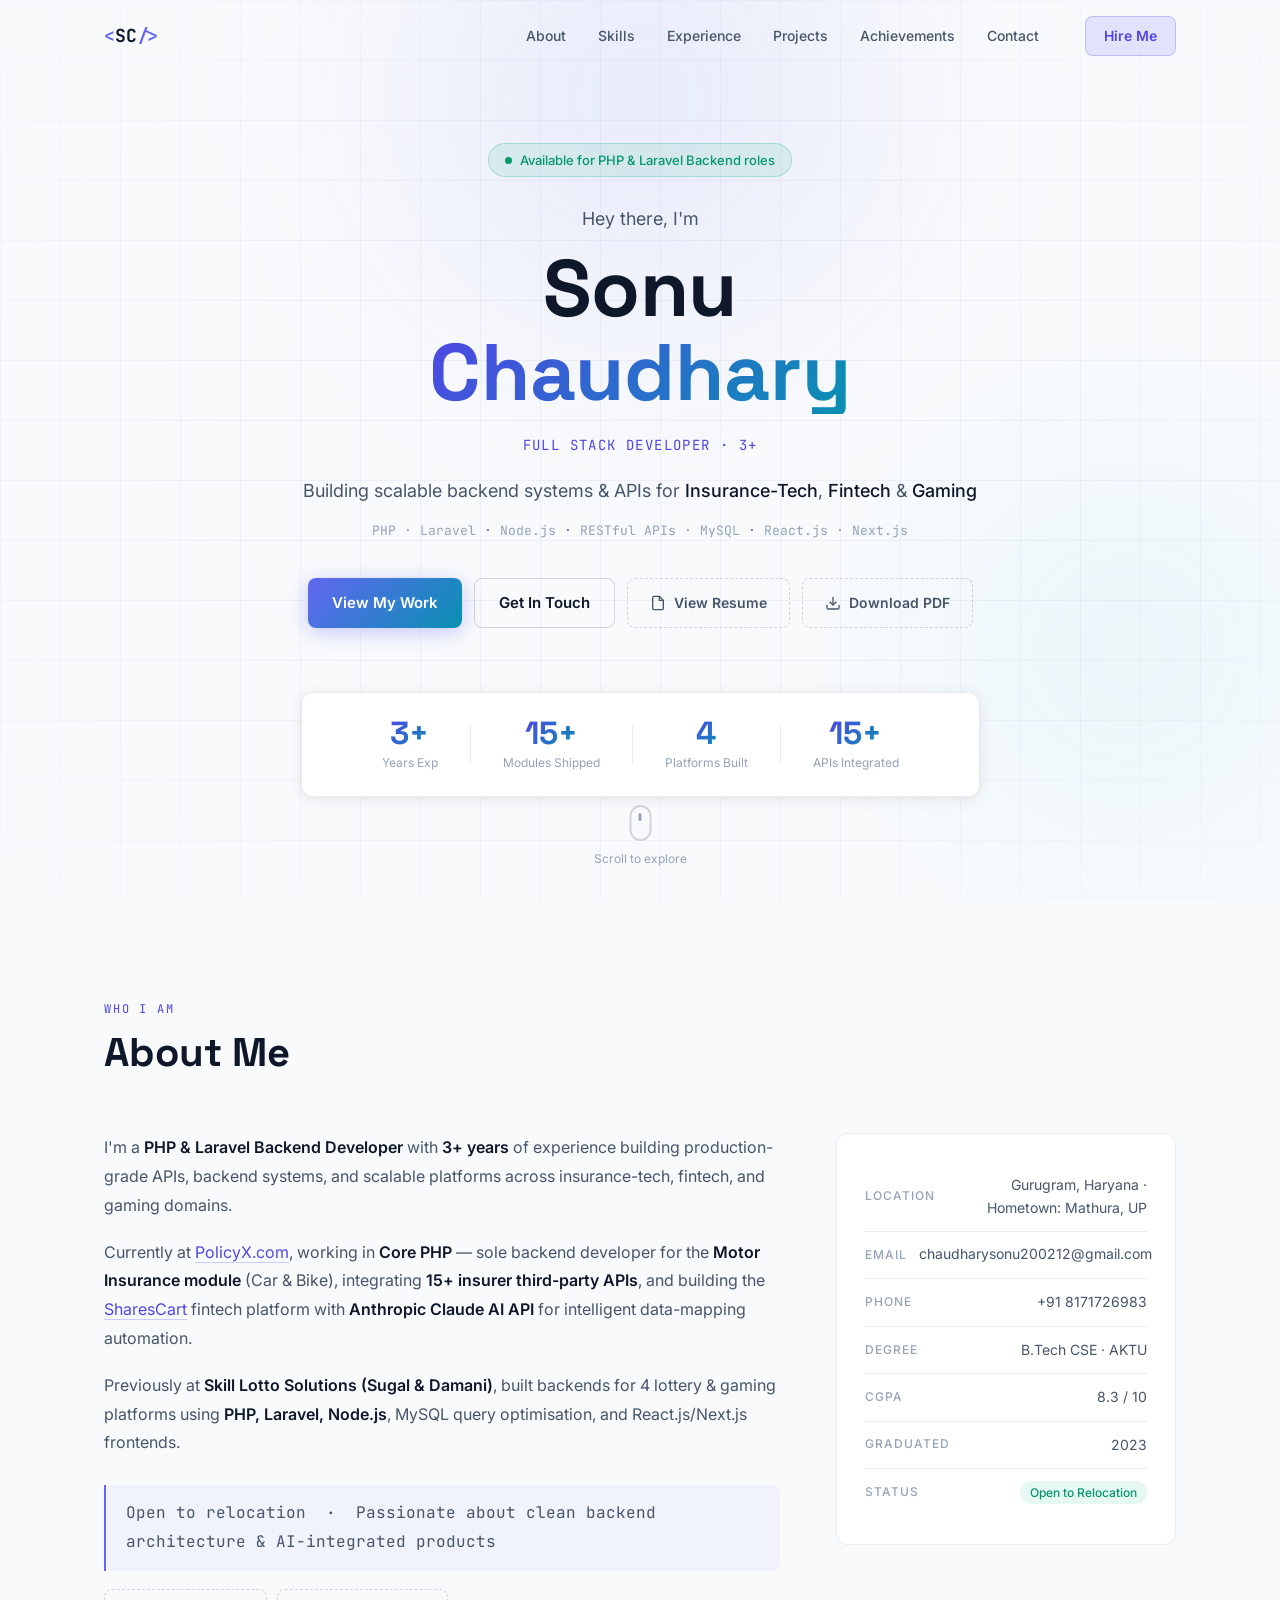
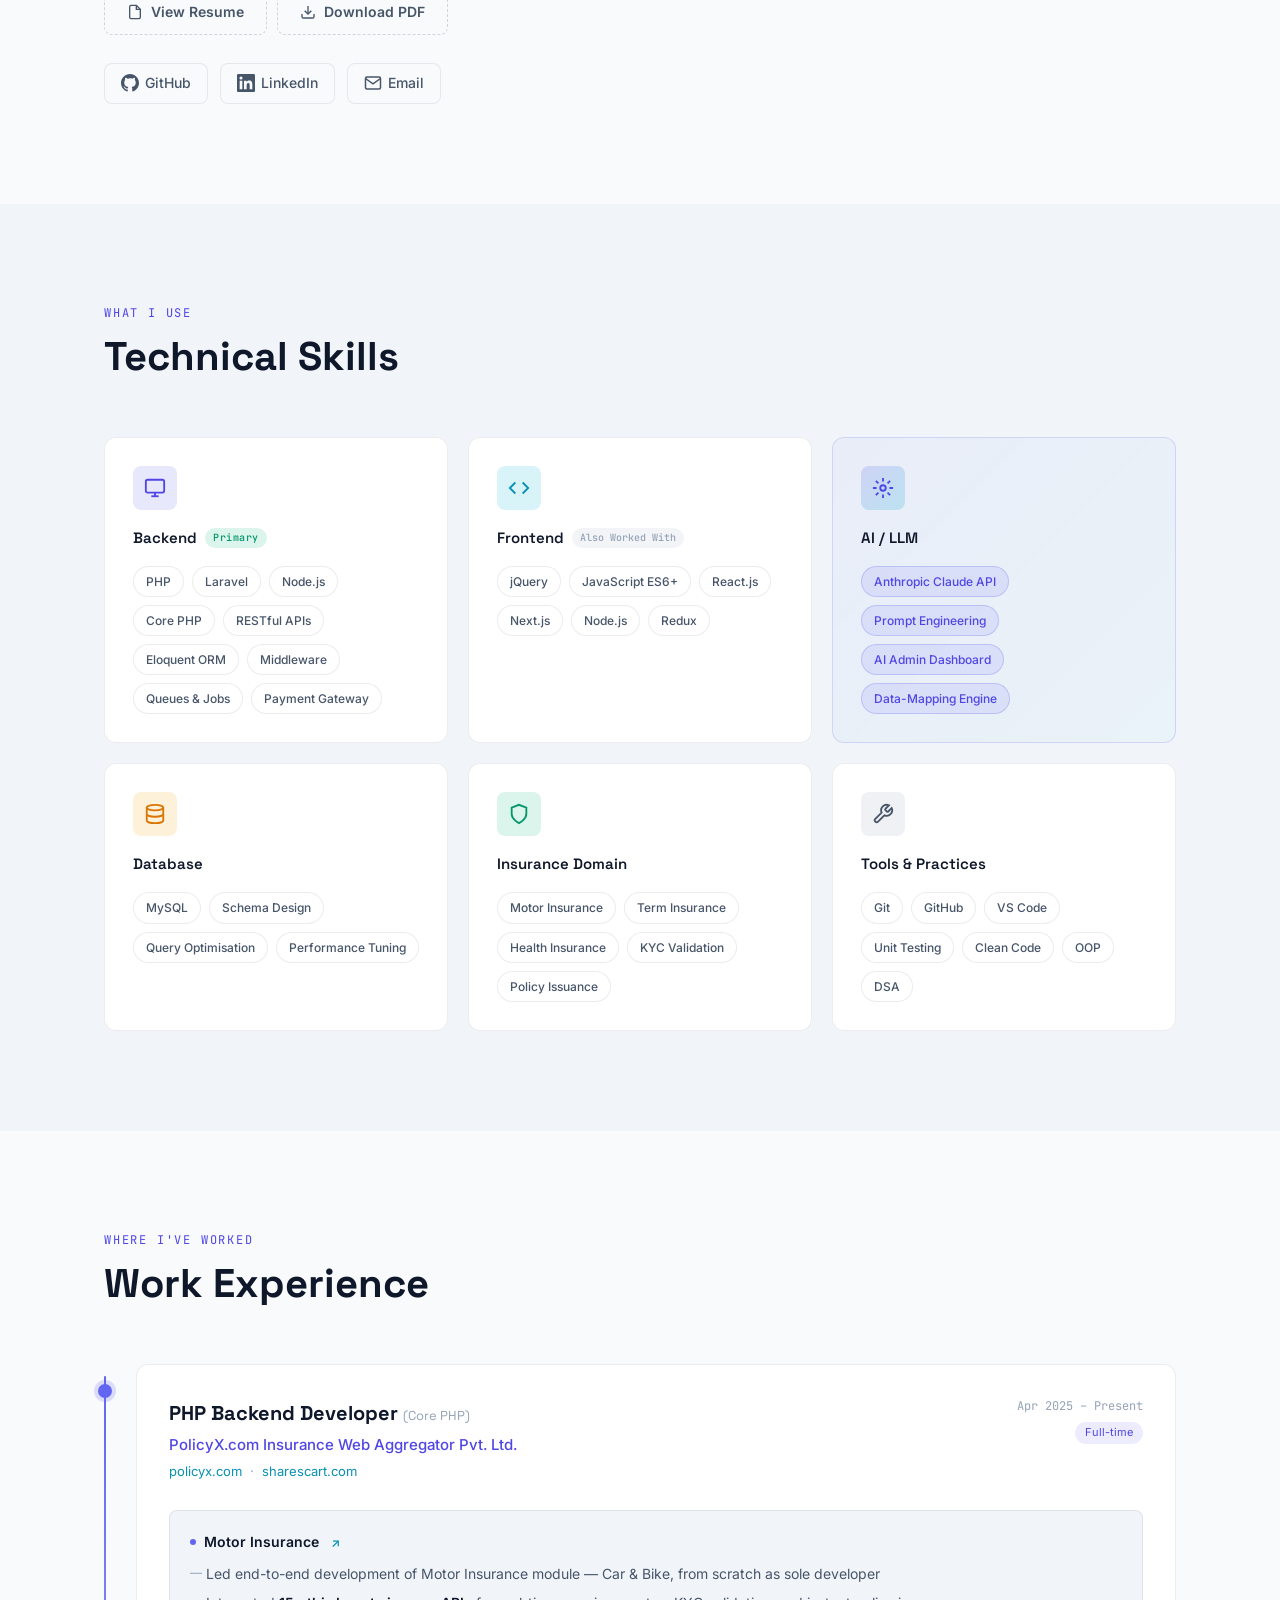
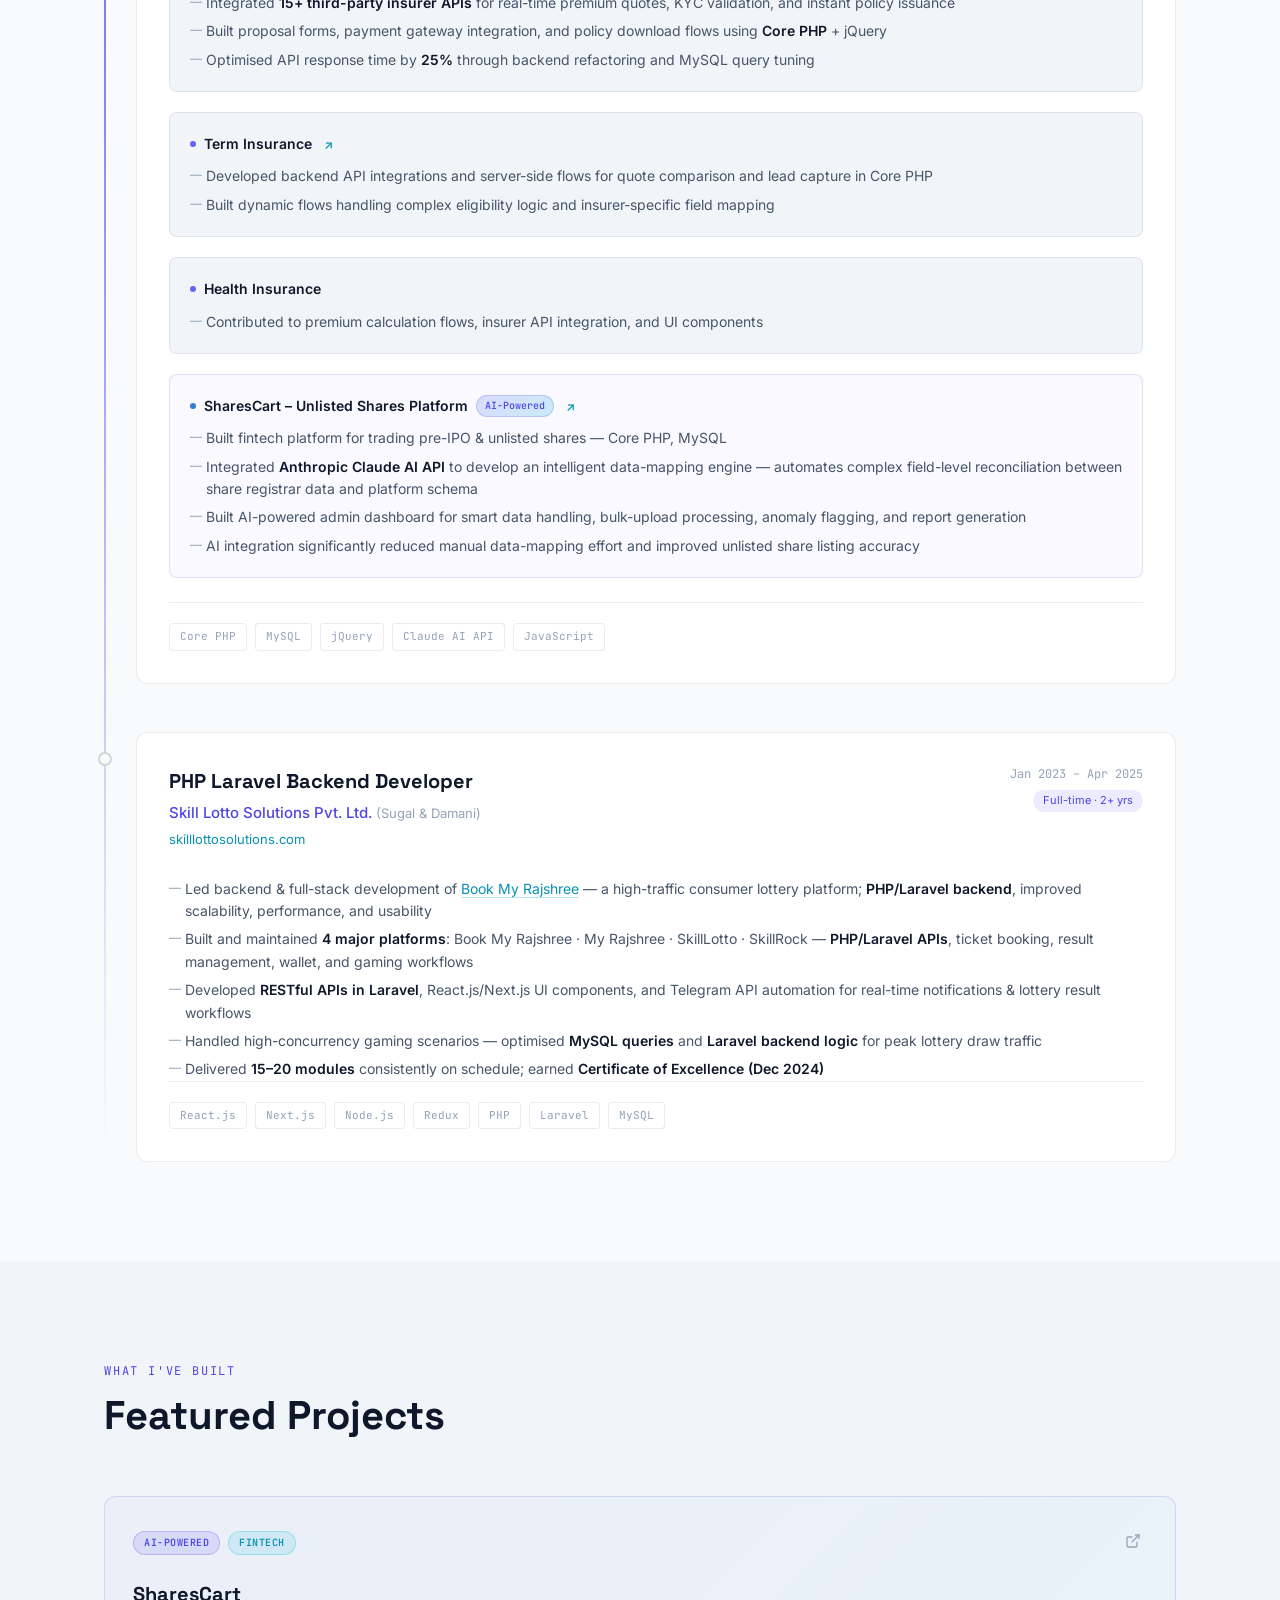
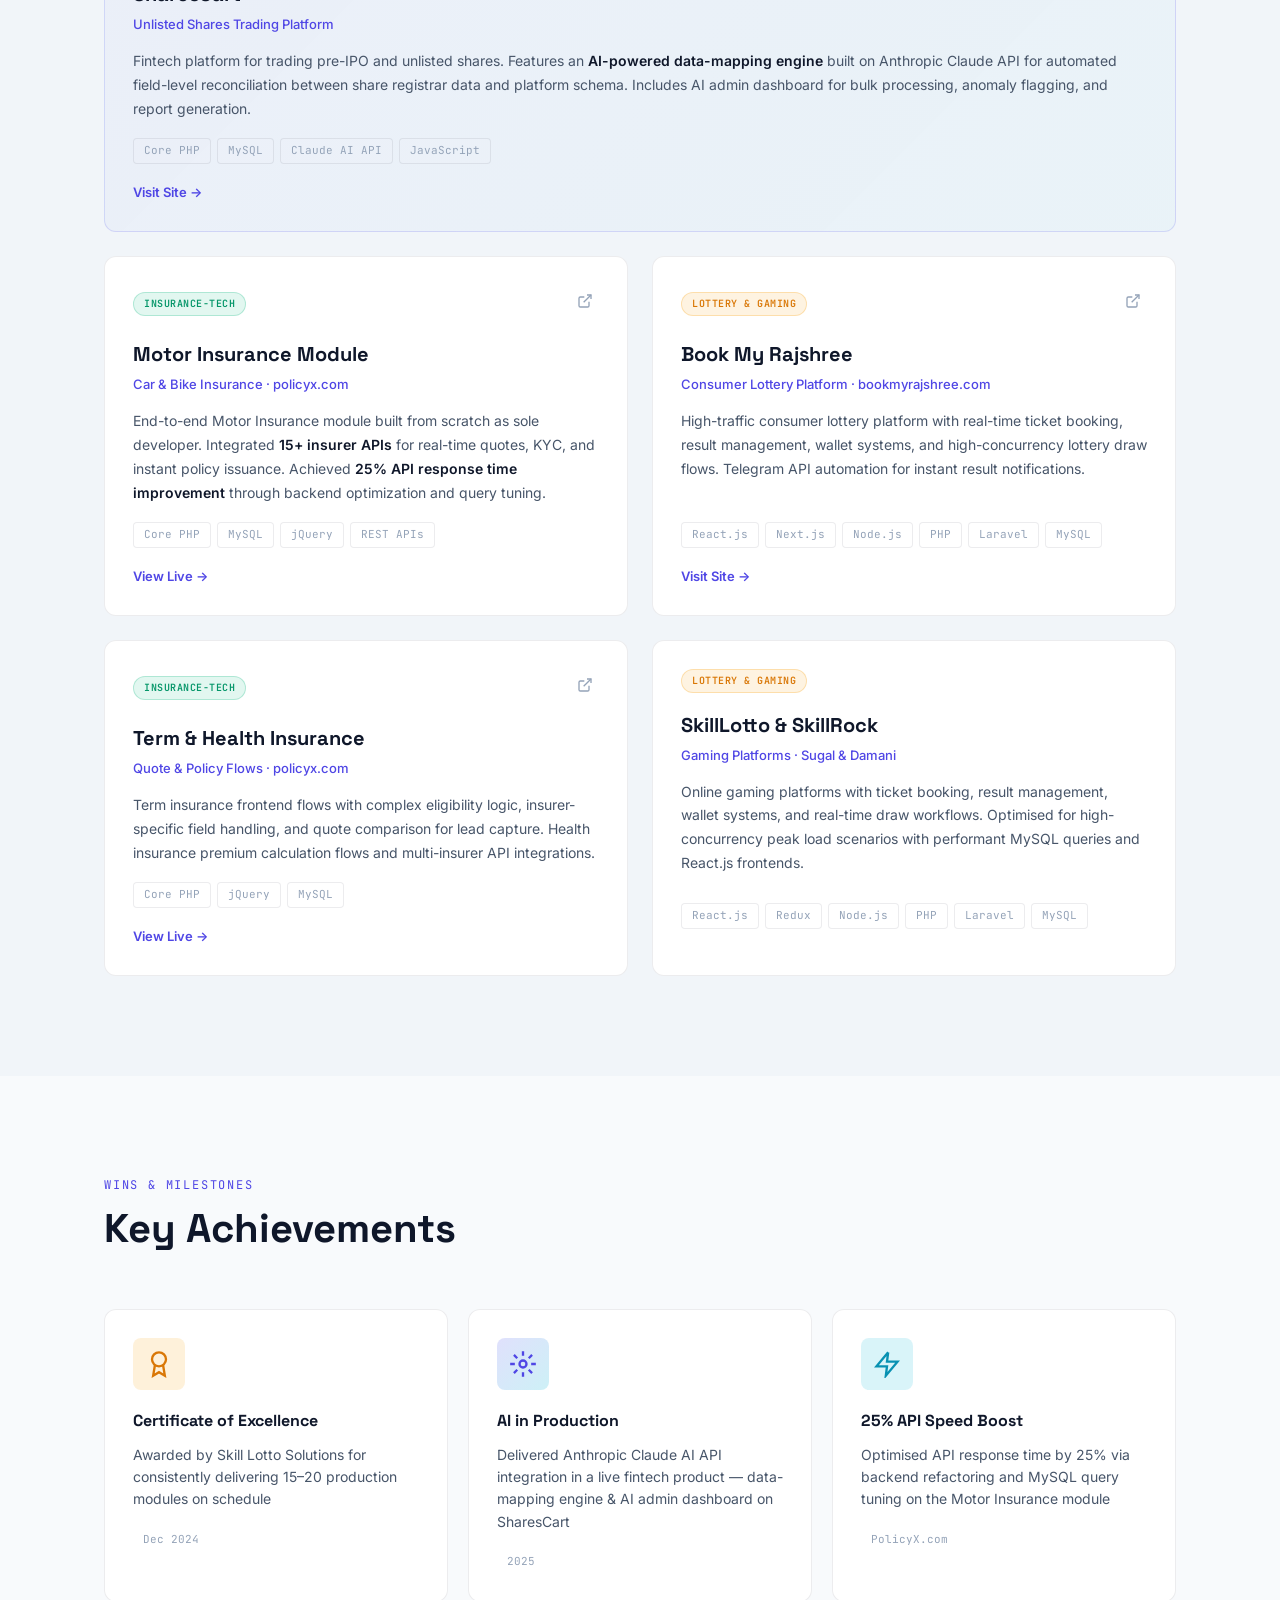
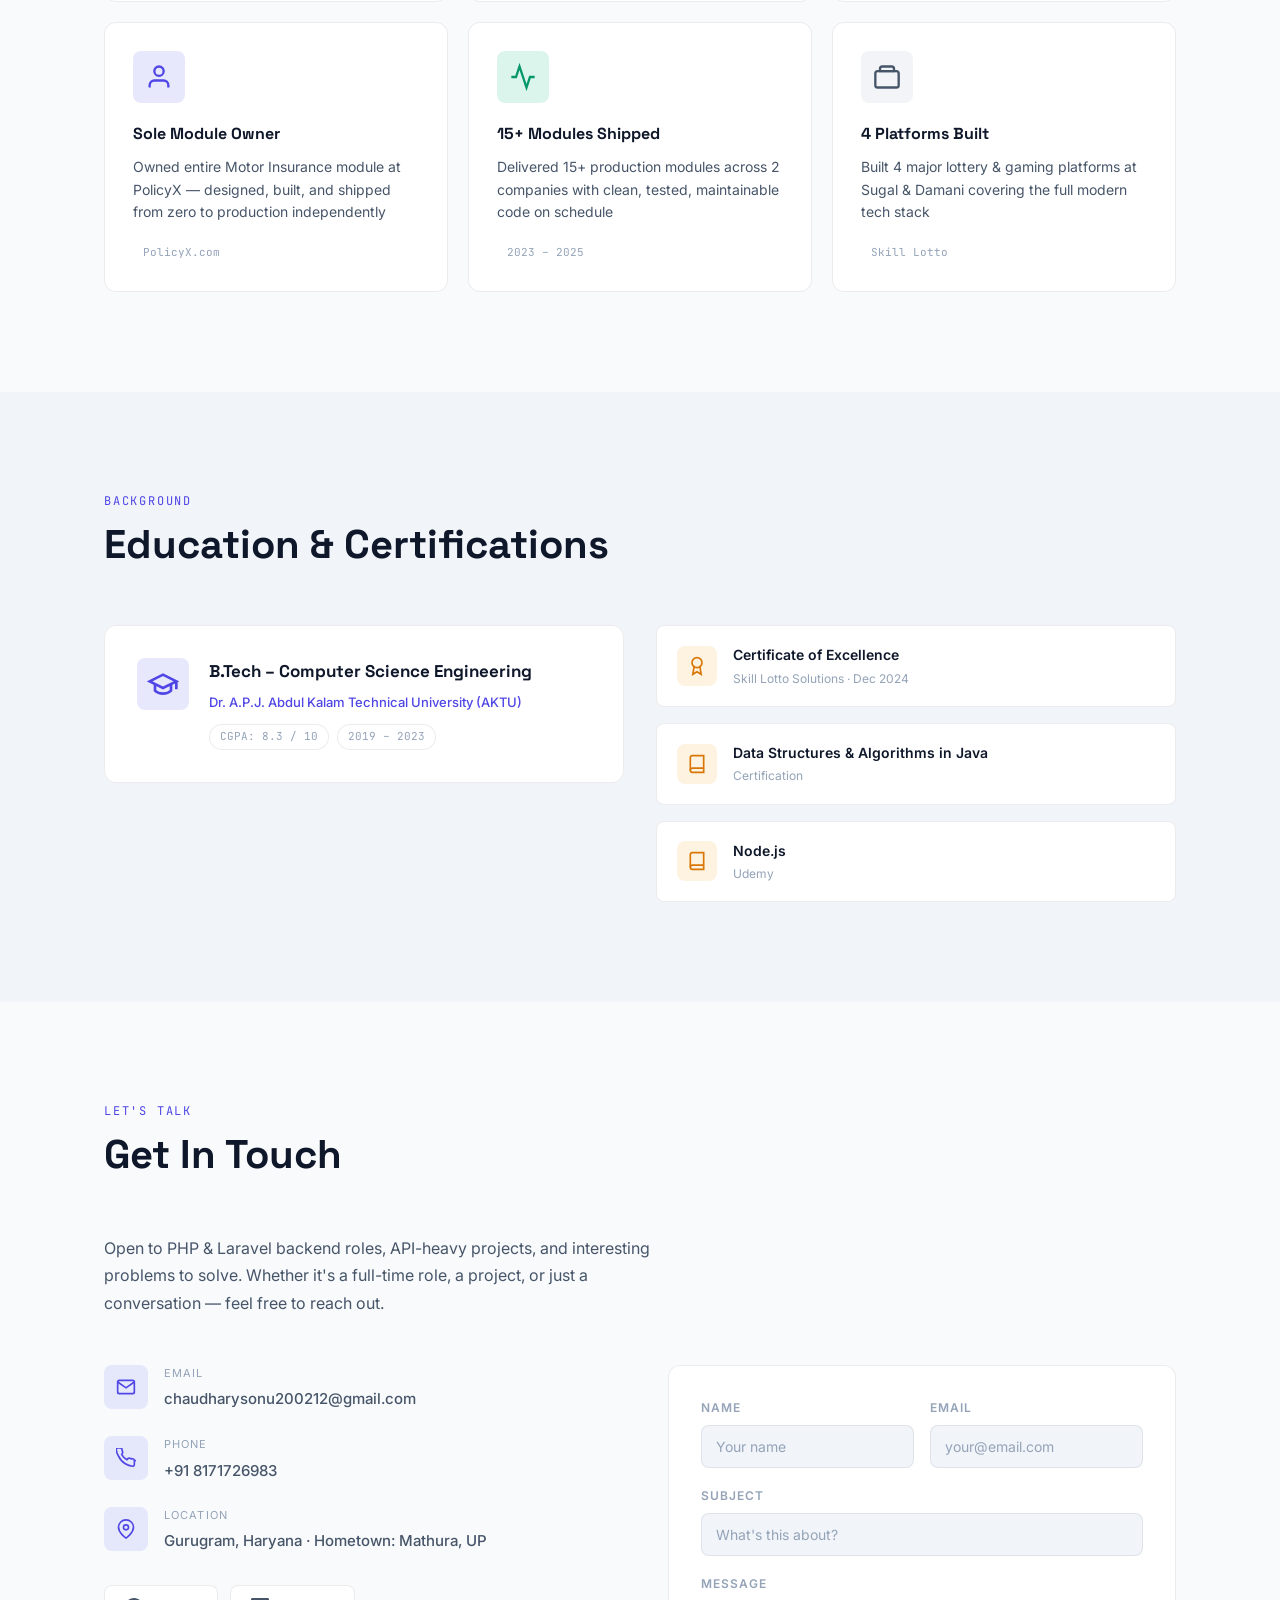
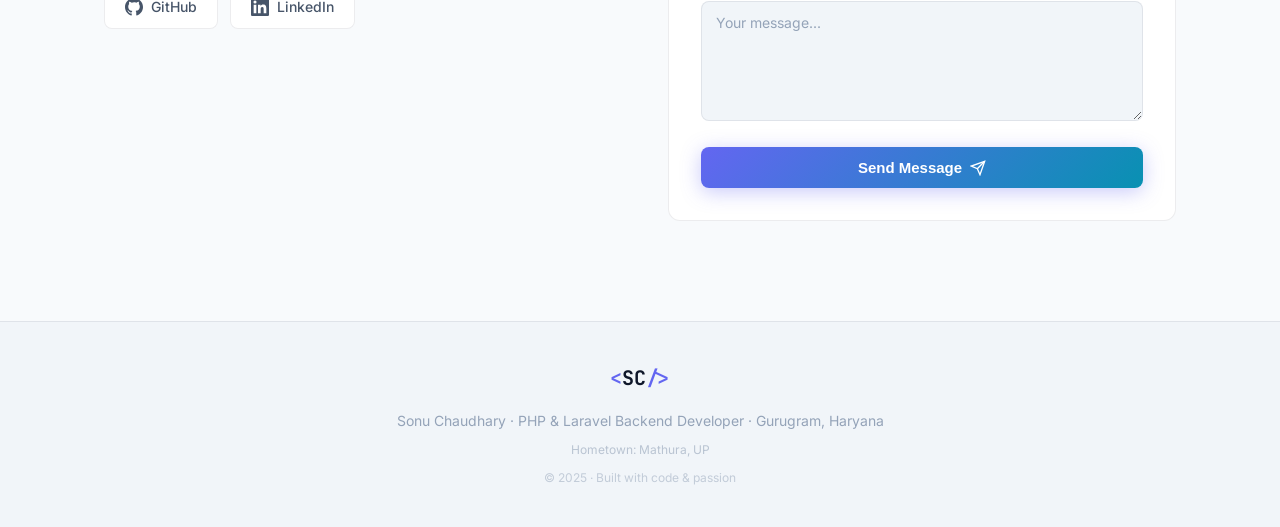
<file: index.html>
<!DOCTYPE html>
<html lang="en">
<head>
  <meta charset="UTF-8">
  <meta name="viewport" content="width=device-width, initial-scale=1.0">
  <title>Sonu Chaudhary — PHP & Laravel Backend Developer</title>
  <meta name="description" content="PHP & Laravel Backend Developer with 3+ years building scalable APIs, Insurance-Tech platforms, and AI-integrated products. Core PHP at current role, Laravel & PHP in previous role. Expert in MySQL, RESTful APIs.">
  <link rel="preconnect" href="https://fonts.googleapis.com">
  <link rel="preconnect" href="https://fonts.gstatic.com" crossorigin>
  <link href="https://fonts.googleapis.com/css2?family=Inter:wght@300;400;500;600;700;800&family=Space+Grotesk:wght@400;500;600;700&family=JetBrains+Mono:wght@400;500&display=swap" rel="stylesheet">
  <link rel="stylesheet" href="styles.css">
</head>
<body>

  <!-- ============ NAVBAR ============ -->
  <nav class="navbar" id="navbar">
    <div class="nav-container">
      <a href="#home" class="nav-logo">
        <span class="logo-bracket">&lt;</span>SC<span class="logo-bracket">/&gt;</span>
      </a>
      <ul class="nav-links" id="navLinks">
        <li><a href="#about" class="nav-link">About</a></li>
        <li><a href="#skills" class="nav-link">Skills</a></li>
        <li><a href="#experience" class="nav-link">Experience</a></li>
        <li><a href="#projects" class="nav-link">Projects</a></li>
        <li><a href="#achievements" class="nav-link">Achievements</a></li>
        <li><a href="#contact" class="nav-link">Contact</a></li>
      </ul>
      <a href="mailto:chaudharysonu200212@gmail.com" class="btn btn-nav">Hire Me</a>
      <button class="nav-toggle" id="navToggle" aria-label="Toggle navigation">
        <span></span><span></span><span></span>
      </button>
    </div>
  </nav>

  <!-- ============ HERO ============ -->
  <section class="hero" id="home">
    <div class="hero-bg-grid"></div>
    <div class="hero-glow hero-glow-1"></div>
    <div class="hero-glow hero-glow-2"></div>
    <div class="hero-content" data-aos="fade-up">
      <div class="hero-badge">
        <span class="badge-dot"></span>
        Available for PHP & Laravel Backend roles
      </div>
      <p class="hero-greeting">Hey there, I'm</p>
      <h1 class="hero-name">
        <span class="name-line">Sonu</span>
        <span class="name-line gradient-text">Chaudhary</span>
      </h1>
      <p class="hero-title">PHP & Laravel Backend Developer · 3+ Years</p>
      <p class="hero-sub">
        Building scalable backend systems &amp; APIs for
        <span class="highlight">Insurance-Tech</span>,
        <span class="highlight">Fintech</span> &
        <span class="highlight">Gaming</span>
      </p>
      <div class="hero-tech-row">
        <span>PHP · Laravel</span>
        <span class="dot-sep">·</span>
        <span>Node.js</span>
        <span class="dot-sep">·</span>
        <span>RESTful APIs · MySQL</span>
        <span class="dot-sep">·</span>
        <span>React.js · Next.js</span>
      </div>
      <div class="hero-cta">
        <a href="#projects" class="btn btn-primary">View My Work</a>
        <a href="#contact" class="btn btn-outline">Get In Touch</a>
        <a href="Sonu_Chaudhary_Resume_source.html" target="_blank" class="btn btn-resume">
          <svg width="16" height="16" viewBox="0 0 24 24" fill="none" stroke="currentColor" stroke-width="2"><path d="M14 2H6a2 2 0 00-2 2v16a2 2 0 002 2h12a2 2 0 002-2V8z"/><polyline points="14 2 14 8 20 8"/></svg>
          View Resume
        </a>
        <a href="Sonu_Chaudhary_Resume.pdf" download="Sonu_Chaudhary_Resume.pdf" class="btn btn-resume">
          <svg width="16" height="16" viewBox="0 0 24 24" fill="none" stroke="currentColor" stroke-width="2"><path d="M21 15v4a2 2 0 01-2 2H5a2 2 0 01-2-2v-4"/><polyline points="7 10 12 15 17 10"/><line x1="12" y1="15" x2="12" y2="3"/></svg>
          Download PDF
        </a>
      </div>
    </div>
    <div class="hero-stats">
      <div class="hero-stat">
        <span class="stat-num">3+</span>
        <span class="stat-label">Years Exp</span>
      </div>
      <div class="stat-divider"></div>
      <div class="hero-stat">
        <span class="stat-num">15+</span>
        <span class="stat-label">Modules Shipped</span>
      </div>
      <div class="stat-divider"></div>
      <div class="hero-stat">
        <span class="stat-num">4</span>
        <span class="stat-label">Platforms Built</span>
      </div>
      <div class="stat-divider"></div>
      <div class="hero-stat">
        <span class="stat-num">15+</span>
        <span class="stat-label">APIs Integrated</span>
      </div>
    </div>
    <div class="hero-scroll-hint">
      <div class="scroll-mouse">
        <div class="scroll-wheel"></div>
      </div>
      <span>Scroll to explore</span>
    </div>
  </section>

  <!-- ============ ABOUT ============ -->
  <section class="section" id="about">
    <div class="container">
      <div class="section-label">Who I Am</div>
      <h2 class="section-title">About Me</h2>
      <div class="about-grid">
        <div class="about-text" data-aos="fade-right">
          <p>
            I'm a <strong>PHP &amp; Laravel Backend Developer</strong> with <strong>3+ years</strong> of experience
            building production-grade APIs, backend systems, and scalable platforms across insurance-tech, fintech, and gaming domains.
          </p>
          <p>
            Currently at <a href="https://policyx.com" target="_blank" class="inline-link">PolicyX.com</a>,
            working in <strong>Core PHP</strong> — sole backend developer for the <strong>Motor Insurance module</strong> (Car &amp; Bike),
            integrating <strong>15+ insurer third-party APIs</strong>, and building the
            <a href="https://sharescart.com" target="_blank" class="inline-link">SharesCart</a>
            fintech platform with <strong>Anthropic Claude AI API</strong> for intelligent data-mapping automation.
          </p>
          <p>
            Previously at <strong>Skill Lotto Solutions (Sugal &amp; Damani)</strong>, built backends for
            4 lottery &amp; gaming platforms using <strong>PHP, Laravel, Node.js</strong>, MySQL query optimisation,
            and React.js/Next.js frontends.
          </p>
          <p class="about-tagline">
            Open to relocation &nbsp;·&nbsp; Passionate about clean backend architecture &amp; AI-integrated products
          </p>
          <div style="display:flex; gap:10px; margin-bottom:20px; flex-wrap:wrap;">
            <a href="Sonu_Chaudhary_Resume_source.html" target="_blank" class="btn btn-resume">
              <svg width="16" height="16" viewBox="0 0 24 24" fill="none" stroke="currentColor" stroke-width="2"><path d="M14 2H6a2 2 0 00-2 2v16a2 2 0 002 2h12a2 2 0 002-2V8z"/><polyline points="14 2 14 8 20 8"/></svg>
              View Resume
            </a>
            <a href="Sonu_Chaudhary_Resume.pdf" download="Sonu_Chaudhary_Resume.pdf" class="btn btn-resume">
              <svg width="16" height="16" viewBox="0 0 24 24" fill="none" stroke="currentColor" stroke-width="2"><path d="M21 15v4a2 2 0 01-2 2H5a2 2 0 01-2-2v-4"/><polyline points="7 10 12 15 17 10"/><line x1="12" y1="15" x2="12" y2="3"/></svg>
              Download PDF
            </a>
          </div>
          <div class="about-social">
            <a href="https://github.com/sonutechgeek" target="_blank" class="social-link">
              <svg width="18" height="18" viewBox="0 0 24 24" fill="currentColor"><path d="M12 0C5.374 0 0 5.373 0 12c0 5.302 3.438 9.8 8.207 11.387.599.111.793-.261.793-.577v-2.234c-3.338.726-4.033-1.416-4.033-1.416-.546-1.387-1.333-1.756-1.333-1.756-1.089-.745.083-.729.083-.729 1.205.084 1.839 1.237 1.839 1.237 1.07 1.834 2.807 1.304 3.492.997.107-.775.418-1.305.762-1.604-2.665-.305-5.467-1.334-5.467-5.931 0-1.311.469-2.381 1.236-3.221-.124-.303-.535-1.524.117-3.176 0 0 1.008-.322 3.301 1.23A11.509 11.509 0 0112 5.803c1.02.005 2.047.138 3.006.404 2.291-1.552 3.297-1.23 3.297-1.23.653 1.653.242 2.874.118 3.176.77.84 1.235 1.911 1.235 3.221 0 4.609-2.807 5.624-5.479 5.921.43.372.823 1.102.823 2.222v3.293c0 .319.192.694.801.576C20.566 21.797 24 17.3 24 12c0-6.627-5.373-12-12-12z"/></svg>
              GitHub
            </a>
            <a href="https://www.linkedin.com/in/sonu-chaudhary-63b475235" target="_blank" class="social-link">
              <svg width="18" height="18" viewBox="0 0 24 24" fill="currentColor"><path d="M20.447 20.452h-3.554v-5.569c0-1.328-.027-3.037-1.852-3.037-1.853 0-2.136 1.445-2.136 2.939v5.667H9.351V9h3.414v1.561h.046c.477-.9 1.637-1.85 3.37-1.85 3.601 0 4.267 2.37 4.267 5.455v6.286zM5.337 7.433a2.062 2.062 0 01-2.063-2.065 2.064 2.064 0 112.063 2.065zm1.782 13.019H3.555V9h3.564v11.452zM22.225 0H1.771C.792 0 0 .774 0 1.729v20.542C0 23.227.792 24 1.771 24h20.451C23.2 24 24 23.227 24 22.271V1.729C24 .774 23.2 0 22.222 0h.003z"/></svg>
              LinkedIn
            </a>
            <a href="mailto:chaudharysonu200212@gmail.com" class="social-link">
              <svg width="18" height="18" viewBox="0 0 24 24" fill="none" stroke="currentColor" stroke-width="2"><path d="M4 4h16c1.1 0 2 .9 2 2v12c0 1.1-.9 2-2 2H4c-1.1 0-2-.9-2-2V6c0-1.1.9-2 2-2z"/><polyline points="22,6 12,13 2,6"/></svg>
              Email
            </a>
          </div>
        </div>
        <div class="about-card" data-aos="fade-left">
          <div class="info-row">
            <span class="info-label">Location</span>
            <span class="info-val">Gurugram, Haryana · Hometown: Mathura, UP</span>
          </div>
          <div class="info-row">
            <span class="info-label">Email</span>
            <span class="info-val">chaudharysonu200212@gmail.com</span>
          </div>
          <div class="info-row">
            <span class="info-label">Phone</span>
            <span class="info-val">+91 8171726983</span>
          </div>
          <div class="info-row">
            <span class="info-label">Degree</span>
            <span class="info-val">B.Tech CSE · AKTU</span>
          </div>
          <div class="info-row">
            <span class="info-label">CGPA</span>
            <span class="info-val">8.3 / 10</span>
          </div>
          <div class="info-row">
            <span class="info-label">Graduated</span>
            <span class="info-val">2023</span>
          </div>
          <div class="info-row">
            <span class="info-label">Status</span>
            <span class="info-val status-open">Open to Relocation</span>
          </div>
        </div>
      </div>
    </div>
  </section>

  <!-- ============ SKILLS ============ -->
  <section class="section section-alt" id="skills">
    <div class="container">
      <div class="section-label">What I Use</div>
      <h2 class="section-title">Technical Skills</h2>
      <div class="skills-grid" data-aos="fade-up">

        <div class="skill-card">
          <div class="skill-card-icon backend-icon">
            <svg width="22" height="22" viewBox="0 0 24 24" fill="none" stroke="currentColor" stroke-width="2"><rect x="2" y="3" width="20" height="14" rx="2"/><line x1="8" y1="21" x2="16" y2="21"/><line x1="12" y1="17" x2="12" y2="21"/></svg>
          </div>
          <h3 class="skill-cat">Backend <span class="current-badge">Primary</span></h3>
          <div class="skill-tags">
            <span class="tag">PHP</span>
            <span class="tag">Laravel</span>
            <span class="tag">Node.js</span>
            <span class="tag">Core PHP</span>
            <span class="tag">RESTful APIs</span>
            <span class="tag">Eloquent ORM</span>
            <span class="tag">Middleware</span>
            <span class="tag">Queues & Jobs</span>
            <span class="tag">Payment Gateway</span>
          </div>
        </div>

        <div class="skill-card">
          <div class="skill-card-icon fullstack-icon">
            <svg width="22" height="22" viewBox="0 0 24 24" fill="none" stroke="currentColor" stroke-width="2"><polyline points="16 18 22 12 16 6"/><polyline points="8 6 2 12 8 18"/></svg>
          </div>
          <h3 class="skill-cat">Frontend <span class="prev-badge">Also Worked With</span></h3>
          <div class="skill-tags">
            <span class="tag">jQuery</span>
            <span class="tag">JavaScript ES6+</span>
            <span class="tag">React.js</span>
            <span class="tag">Next.js</span>
            <span class="tag">Node.js</span>
            <span class="tag">Redux</span>
          </div>
        </div>

        <div class="skill-card skill-card-ai">
          <div class="skill-card-icon ai-icon">
            <svg width="22" height="22" viewBox="0 0 24 24" fill="none" stroke="currentColor" stroke-width="2"><circle cx="12" cy="12" r="3"/><path d="M12 1v4M12 19v4M4.22 4.22l2.83 2.83M16.95 16.95l2.83 2.83M1 12h4M19 12h4M4.22 19.78l2.83-2.83M16.95 7.05l2.83-2.83"/></svg>
          </div>
          <h3 class="skill-cat">AI / LLM</h3>
          <div class="skill-tags">
            <span class="tag tag-ai">Anthropic Claude API</span>
            <span class="tag tag-ai">Prompt Engineering</span>
            <span class="tag tag-ai">AI Admin Dashboard</span>
            <span class="tag tag-ai">Data-Mapping Engine</span>
          </div>
        </div>

        <div class="skill-card">
          <div class="skill-card-icon db-icon">
            <svg width="22" height="22" viewBox="0 0 24 24" fill="none" stroke="currentColor" stroke-width="2"><ellipse cx="12" cy="5" rx="9" ry="3"/><path d="M21 12c0 1.66-4 3-9 3s-9-1.34-9-3"/><path d="M3 5v14c0 1.66 4 3 9 3s9-1.34 9-3V5"/></svg>
          </div>
          <h3 class="skill-cat">Database</h3>
          <div class="skill-tags">
            <span class="tag">MySQL</span>
            <span class="tag">Schema Design</span>
            <span class="tag">Query Optimisation</span>
            <span class="tag">Performance Tuning</span>
          </div>
        </div>

        <div class="skill-card">
          <div class="skill-card-icon insurance-icon">
            <svg width="22" height="22" viewBox="0 0 24 24" fill="none" stroke="currentColor" stroke-width="2"><path d="M12 22s8-4 8-10V5l-8-3-8 3v7c0 6 8 10 8 10z"/></svg>
          </div>
          <h3 class="skill-cat">Insurance Domain</h3>
          <div class="skill-tags">
            <span class="tag">Motor Insurance</span>
            <span class="tag">Term Insurance</span>
            <span class="tag">Health Insurance</span>
            <span class="tag">KYC Validation</span>
            <span class="tag">Policy Issuance</span>
          </div>
        </div>

        <div class="skill-card">
          <div class="skill-card-icon tools-icon">
            <svg width="22" height="22" viewBox="0 0 24 24" fill="none" stroke="currentColor" stroke-width="2"><path d="M14.7 6.3a1 1 0 000 1.4l1.6 1.6a1 1 0 001.4 0l3.77-3.77a6 6 0 01-7.94 7.94l-6.91 6.91a2.12 2.12 0 01-3-3l6.91-6.91a6 6 0 017.94-7.94l-3.76 3.76z"/></svg>
          </div>
          <h3 class="skill-cat">Tools & Practices</h3>
          <div class="skill-tags">
            <span class="tag">Git</span>
            <span class="tag">GitHub</span>
            <span class="tag">VS Code</span>
            <span class="tag">Unit Testing</span>
            <span class="tag">Clean Code</span>
            <span class="tag">OOP</span>
            <span class="tag">DSA</span>
          </div>
        </div>

      </div>
    </div>
  </section>

  <!-- ============ EXPERIENCE ============ -->
  <section class="section" id="experience">
    <div class="container">
      <div class="section-label">Where I've Worked</div>
      <h2 class="section-title">Work Experience</h2>
      <div class="timeline">

        <!-- PolicyX -->
        <div class="timeline-item" data-aos="fade-up">
          <div class="timeline-marker">
            <div class="timeline-dot active-dot"></div>
          </div>
          <div class="timeline-body">
            <div class="job-header">
              <div class="job-info">
                <h3 class="job-title">PHP Backend Developer <span class="company-note">(Core PHP)</span></h3>
                <p class="job-company">PolicyX.com Insurance Web Aggregator Pvt. Ltd.</p>
                <p class="job-urls">
                  <a href="https://policyx.com" target="_blank">policyx.com</a>
                  &nbsp;·&nbsp;
                  <a href="https://sharescart.com" target="_blank">sharescart.com</a>
                </p>
              </div>
              <div class="job-meta">
                <span class="job-date">Apr 2025 – Present</span>
                <span class="job-type">Full-time</span>
              </div>
            </div>

            <div class="job-modules">

              <div class="module-block">
                <h4 class="module-title">
                  <span class="module-dot"></span>
                  Motor Insurance
                  <a href="https://www.policyx.com/motor-insurance/" target="_blank" class="module-link">↗</a>
                </h4>
                <ul class="module-list">
                  <li>Led end-to-end development of Motor Insurance module — Car &amp; Bike, from scratch as sole developer</li>
                  <li>Integrated <strong>15+ third-party insurer APIs</strong> for real-time premium quotes, KYC validation, and instant policy issuance</li>
                  <li>Built proposal forms, payment gateway integration, and policy download flows using <strong>Core PHP</strong> + jQuery</li>
                  <li>Optimised API response time by <strong>25%</strong> through backend refactoring and MySQL query tuning</li>
                </ul>
              </div>

              <div class="module-block">
                <h4 class="module-title">
                  <span class="module-dot"></span>
                  Term Insurance
                  <a href="https://www.policyx.com/term-insurance/" target="_blank" class="module-link">↗</a>
                </h4>
                <ul class="module-list">
                  <li>Developed backend API integrations and server-side flows for quote comparison and lead capture in Core PHP</li>
                  <li>Built dynamic flows handling complex eligibility logic and insurer-specific field mapping</li>
                </ul>
              </div>

              <div class="module-block">
                <h4 class="module-title">
                  <span class="module-dot"></span>
                  Health Insurance
                </h4>
                <ul class="module-list">
                  <li>Contributed to premium calculation flows, insurer API integration, and UI components</li>
                </ul>
              </div>

              <div class="module-block module-block-ai">
                <h4 class="module-title">
                  <span class="module-dot ai-dot"></span>
                  SharesCart – Unlisted Shares Platform
                  <span class="ai-badge">AI-Powered</span>
                  <a href="https://sharescart.com" target="_blank" class="module-link">↗</a>
                </h4>
                <ul class="module-list">
                  <li>Built fintech platform for trading pre-IPO &amp; unlisted shares — Core PHP, MySQL</li>
                  <li>Integrated <strong>Anthropic Claude AI API</strong> to develop an intelligent data-mapping engine — automates complex field-level reconciliation between share registrar data and platform schema</li>
                  <li>Built AI-powered admin dashboard for smart data handling, bulk-upload processing, anomaly flagging, and report generation</li>
                  <li>AI integration significantly reduced manual data-mapping effort and improved unlisted share listing accuracy</li>
                </ul>
              </div>

            </div>

            <div class="job-tech-stack">
              <span>Core PHP</span><span>MySQL</span>
              <span>jQuery</span><span>Claude AI API</span><span>JavaScript</span>
            </div>
          </div>
        </div>

        <!-- Skill Lotto -->
        <div class="timeline-item" data-aos="fade-up">
          <div class="timeline-marker">
            <div class="timeline-dot"></div>
          </div>
          <div class="timeline-body">
            <div class="job-header">
              <div class="job-info">
                <h3 class="job-title">PHP Laravel Backend Developer</h3>
                <p class="job-company">Skill Lotto Solutions Pvt. Ltd. <span class="company-note">(Sugal &amp; Damani)</span></p>
                <p class="job-urls">
                  <a href="https://skilllottosolutions.com" target="_blank">skilllottosolutions.com</a>
                </p>
              </div>
              <div class="job-meta">
                <span class="job-date">Jan 2023 – Apr 2025</span>
                <span class="job-type">Full-time · 2+ yrs</span>
              </div>
            </div>
            <ul class="job-bullets">
              <li>Led backend &amp; full-stack development of <a href="https://bookmyrajshree.com" target="_blank">Book My Rajshree</a> — a high-traffic consumer lottery platform; <strong>PHP/Laravel backend</strong>, improved scalability, performance, and usability</li>
              <li>Built and maintained <strong>4 major platforms</strong>: Book My Rajshree · My Rajshree · SkillLotto · SkillRock — <strong>PHP/Laravel APIs</strong>, ticket booking, result management, wallet, and gaming workflows</li>
              <li>Developed <strong>RESTful APIs in Laravel</strong>, React.js/Next.js UI components, and Telegram API automation for real-time notifications &amp; lottery result workflows</li>
              <li>Handled high-concurrency gaming scenarios — optimised <strong>MySQL queries</strong> and <strong>Laravel backend logic</strong> for peak lottery draw traffic</li>
              <li>Delivered <strong>15–20 modules</strong> consistently on schedule; earned <strong>Certificate of Excellence (Dec 2024)</strong></li>
            </ul>
            <div class="job-tech-stack">
              <span>React.js</span><span>Next.js</span><span>Node.js</span>
              <span>Redux</span><span>PHP</span><span>Laravel</span><span>MySQL</span>
            </div>
          </div>
        </div>

      </div>
    </div>
  </section>

  <!-- ============ PROJECTS ============ -->
  <section class="section section-alt" id="projects">
    <div class="container">
      <div class="section-label">What I've Built</div>
      <h2 class="section-title">Featured Projects</h2>
      <div class="projects-grid">

        <!-- SharesCart -->
        <div class="project-card project-featured" data-aos="fade-up">
          <div class="project-top">
            <div class="project-badges">
              <span class="badge badge-ai">AI-Powered</span>
              <span class="badge badge-fintech">Fintech</span>
            </div>
            <a href="https://sharescart.com" target="_blank" class="project-ext-link">
              <svg width="16" height="16" viewBox="0 0 24 24" fill="none" stroke="currentColor" stroke-width="2"><path d="M18 13v6a2 2 0 01-2 2H5a2 2 0 01-2-2V8a2 2 0 012-2h6"/><polyline points="15 3 21 3 21 9"/><line x1="10" y1="14" x2="21" y2="3"/></svg>
            </a>
          </div>
          <h3 class="project-name">SharesCart</h3>
          <p class="project-sub">Unlisted Shares Trading Platform</p>
          <p class="project-desc">
            Fintech platform for trading pre-IPO and unlisted shares. Features an
            <strong>AI-powered data-mapping engine</strong> built on Anthropic Claude API
            for automated field-level reconciliation between share registrar data and platform schema.
            Includes AI admin dashboard for bulk processing, anomaly flagging, and report generation.
          </p>
          <div class="project-tech-row">
            <span>Core PHP</span><span>MySQL</span>
            <span>Claude AI API</span><span>JavaScript</span>
          </div>
          <a href="https://sharescart.com" target="_blank" class="project-cta">Visit Site →</a>
        </div>

        <!-- Motor Insurance -->
        <div class="project-card" data-aos="fade-up" data-aos-delay="100">
          <div class="project-top">
            <div class="project-badges">
              <span class="badge badge-insurance">Insurance-Tech</span>
            </div>
            <a href="https://www.policyx.com/motor-insurance/" target="_blank" class="project-ext-link">
              <svg width="16" height="16" viewBox="0 0 24 24" fill="none" stroke="currentColor" stroke-width="2"><path d="M18 13v6a2 2 0 01-2 2H5a2 2 0 01-2-2V8a2 2 0 012-2h6"/><polyline points="15 3 21 3 21 9"/><line x1="10" y1="14" x2="21" y2="3"/></svg>
            </a>
          </div>
          <h3 class="project-name">Motor Insurance Module</h3>
          <p class="project-sub">Car & Bike Insurance · policyx.com</p>
          <p class="project-desc">
            End-to-end Motor Insurance module built from scratch as sole developer.
            Integrated <strong>15+ insurer APIs</strong> for real-time quotes, KYC, and instant
            policy issuance. Achieved <strong>25% API response time improvement</strong> through
            backend optimization and query tuning.
          </p>
          <div class="project-tech-row">
            <span>Core PHP</span><span>MySQL</span>
            <span>jQuery</span><span>REST APIs</span>
          </div>
          <a href="https://www.policyx.com/motor-insurance/" target="_blank" class="project-cta">View Live →</a>
        </div>

        <!-- Book My Rajshree -->
        <div class="project-card" data-aos="fade-up" data-aos-delay="150">
          <div class="project-top">
            <div class="project-badges">
              <span class="badge badge-gaming">Lottery & Gaming</span>
            </div>
            <a href="https://bookmyrajshree.com" target="_blank" class="project-ext-link">
              <svg width="16" height="16" viewBox="0 0 24 24" fill="none" stroke="currentColor" stroke-width="2"><path d="M18 13v6a2 2 0 01-2 2H5a2 2 0 01-2-2V8a2 2 0 012-2h6"/><polyline points="15 3 21 3 21 9"/><line x1="10" y1="14" x2="21" y2="3"/></svg>
            </a>
          </div>
          <h3 class="project-name">Book My Rajshree</h3>
          <p class="project-sub">Consumer Lottery Platform · bookmyrajshree.com</p>
          <p class="project-desc">
            High-traffic consumer lottery platform with real-time ticket booking, result management,
            wallet systems, and high-concurrency lottery draw flows. Telegram API automation
            for instant result notifications.
          </p>
          <div class="project-tech-row">
            <span>React.js</span><span>Next.js</span><span>Node.js</span>
            <span>PHP</span><span>Laravel</span><span>MySQL</span>
          </div>
          <a href="https://bookmyrajshree.com" target="_blank" class="project-cta">Visit Site →</a>
        </div>

        <!-- Term Insurance -->
        <div class="project-card" data-aos="fade-up" data-aos-delay="200">
          <div class="project-top">
            <div class="project-badges">
              <span class="badge badge-insurance">Insurance-Tech</span>
            </div>
            <a href="https://www.policyx.com/term-insurance/" target="_blank" class="project-ext-link">
              <svg width="16" height="16" viewBox="0 0 24 24" fill="none" stroke="currentColor" stroke-width="2"><path d="M18 13v6a2 2 0 01-2 2H5a2 2 0 01-2-2V8a2 2 0 012-2h6"/><polyline points="15 3 21 3 21 9"/><line x1="10" y1="14" x2="21" y2="3"/></svg>
            </a>
          </div>
          <h3 class="project-name">Term & Health Insurance</h3>
          <p class="project-sub">Quote & Policy Flows · policyx.com</p>
          <p class="project-desc">
            Term insurance frontend flows with complex eligibility logic, insurer-specific field handling,
            and quote comparison for lead capture. Health insurance premium calculation flows and
            multi-insurer API integrations.
          </p>
          <div class="project-tech-row">
            <span>Core PHP</span><span>jQuery</span><span>MySQL</span>
          </div>
          <a href="https://www.policyx.com/term-insurance/" target="_blank" class="project-cta">View Live →</a>
        </div>

        <!-- SkillLotto / SkillRock -->
        <div class="project-card" data-aos="fade-up" data-aos-delay="250">
          <div class="project-top">
            <div class="project-badges">
              <span class="badge badge-gaming">Lottery & Gaming</span>
            </div>
          </div>
          <h3 class="project-name">SkillLotto & SkillRock</h3>
          <p class="project-sub">Gaming Platforms · Sugal & Damani</p>
          <p class="project-desc">
            Online gaming platforms with ticket booking, result management, wallet systems,
            and real-time draw workflows. Optimised for high-concurrency peak load scenarios
            with performant MySQL queries and React.js frontends.
          </p>
          <div class="project-tech-row">
            <span>React.js</span><span>Redux</span><span>Node.js</span>
            <span>PHP</span><span>Laravel</span><span>MySQL</span>
          </div>
        </div>

      </div>
    </div>
  </section>

  <!-- ============ ACHIEVEMENTS ============ -->
  <section class="section" id="achievements">
    <div class="container">
      <div class="section-label">Wins & Milestones</div>
      <h2 class="section-title">Key Achievements</h2>
      <div class="achievements-grid" data-aos="fade-up">

        <div class="achieve-card">
          <div class="achieve-icon icon-gold">
            <svg width="28" height="28" viewBox="0 0 24 24" fill="none" stroke="currentColor" stroke-width="2"><circle cx="12" cy="8" r="6"/><path d="M15.477 12.89L17 22l-5-3-5 3 1.523-9.11"/></svg>
          </div>
          <h3>Certificate of Excellence</h3>
          <p>Awarded by Skill Lotto Solutions for consistently delivering 15–20 production modules on schedule</p>
          <span class="achieve-date">Dec 2024</span>
        </div>

        <div class="achieve-card">
          <div class="achieve-icon icon-ai">
            <svg width="28" height="28" viewBox="0 0 24 24" fill="none" stroke="currentColor" stroke-width="2"><circle cx="12" cy="12" r="3"/><path d="M12 1v4M12 19v4M4.22 4.22l2.83 2.83M16.95 16.95l2.83 2.83M1 12h4M19 12h4M4.22 19.78l2.83-2.83M16.95 7.05l2.83-2.83"/></svg>
          </div>
          <h3>AI in Production</h3>
          <p>Delivered Anthropic Claude AI API integration in a live fintech product — data-mapping engine &amp; AI admin dashboard on SharesCart</p>
          <span class="achieve-date">2025</span>
        </div>

        <div class="achieve-card">
          <div class="achieve-icon icon-speed">
            <svg width="28" height="28" viewBox="0 0 24 24" fill="none" stroke="currentColor" stroke-width="2"><polyline points="13 2 3 14 12 14 11 22 21 10 12 10 13 2"/></svg>
          </div>
          <h3>25% API Speed Boost</h3>
          <p>Optimised API response time by 25% via backend refactoring and MySQL query tuning on the Motor Insurance module</p>
          <span class="achieve-date">PolicyX.com</span>
        </div>

        <div class="achieve-card">
          <div class="achieve-icon icon-solo">
            <svg width="28" height="28" viewBox="0 0 24 24" fill="none" stroke="currentColor" stroke-width="2"><path d="M20 21v-2a4 4 0 00-4-4H8a4 4 0 00-4 4v2"/><circle cx="12" cy="7" r="4"/></svg>
          </div>
          <h3>Sole Module Owner</h3>
          <p>Owned entire Motor Insurance module at PolicyX — designed, built, and shipped from zero to production independently</p>
          <span class="achieve-date">PolicyX.com</span>
        </div>

        <div class="achieve-card">
          <div class="achieve-icon icon-ship">
            <svg width="28" height="28" viewBox="0 0 24 24" fill="none" stroke="currentColor" stroke-width="2"><polyline points="22 12 18 12 15 21 9 3 6 12 2 12"/></svg>
          </div>
          <h3>15+ Modules Shipped</h3>
          <p>Delivered 15+ production modules across 2 companies with clean, tested, maintainable code on schedule</p>
          <span class="achieve-date">2023 – 2025</span>
        </div>

        <div class="achieve-card">
          <div class="achieve-icon icon-platform">
            <svg width="28" height="28" viewBox="0 0 24 24" fill="none" stroke="currentColor" stroke-width="2"><rect x="2" y="7" width="20" height="14" rx="2"/><path d="M16 3H8a2 2 0 00-2 2v2h12V5a2 2 0 00-2-2z"/></svg>
          </div>
          <h3>4 Platforms Built</h3>
          <p>Built 4 major lottery &amp; gaming platforms at Sugal &amp; Damani covering the full modern tech stack</p>
          <span class="achieve-date">Skill Lotto</span>
        </div>

      </div>
    </div>
  </section>

  <!-- ============ EDUCATION ============ -->
  <section class="section section-alt" id="education">
    <div class="container">
      <div class="section-label">Background</div>
      <h2 class="section-title">Education & Certifications</h2>
      <div class="edu-grid" data-aos="fade-up">

        <div class="edu-card">
          <div class="edu-icon-wrap">
            <svg width="32" height="32" viewBox="0 0 24 24" fill="none" stroke="currentColor" stroke-width="2"><path d="M22 10v6M2 10l10-5 10 5-10 5-10-5z"/><path d="M6 12v5c3 3 9 3 12 0v-5"/></svg>
          </div>
          <div class="edu-info">
            <h3>B.Tech – Computer Science Engineering</h3>
            <p class="edu-inst">Dr. A.P.J. Abdul Kalam Technical University (AKTU)</p>
            <div class="edu-meta-row">
              <span class="edu-badge">CGPA: 8.3 / 10</span>
              <span class="edu-badge">2019 – 2023</span>
            </div>
          </div>
        </div>

        <div class="certs-grid">
          <div class="cert-card">
            <div class="cert-icon">
              <svg width="20" height="20" viewBox="0 0 24 24" fill="none" stroke="currentColor" stroke-width="2"><circle cx="12" cy="8" r="6"/><path d="M15.477 12.89L17 22l-5-3-5 3 1.523-9.11"/></svg>
            </div>
            <div>
              <h4>Certificate of Excellence</h4>
              <p>Skill Lotto Solutions · Dec 2024</p>
            </div>
          </div>
          <div class="cert-card">
            <div class="cert-icon">
              <svg width="20" height="20" viewBox="0 0 24 24" fill="none" stroke="currentColor" stroke-width="2"><path d="M4 19.5A2.5 2.5 0 016.5 17H20"/><path d="M6.5 2H20v20H6.5A2.5 2.5 0 014 19.5v-15A2.5 2.5 0 016.5 2z"/></svg>
            </div>
            <div>
              <h4>Data Structures & Algorithms in Java</h4>
              <p>Certification</p>
            </div>
          </div>
          <div class="cert-card">
            <div class="cert-icon">
              <svg width="20" height="20" viewBox="0 0 24 24" fill="none" stroke="currentColor" stroke-width="2"><path d="M4 19.5A2.5 2.5 0 016.5 17H20"/><path d="M6.5 2H20v20H6.5A2.5 2.5 0 014 19.5v-15A2.5 2.5 0 016.5 2z"/></svg>
            </div>
            <div>
              <h4>Node.js</h4>
              <p>Udemy</p>
            </div>
          </div>
        </div>

      </div>
    </div>
  </section>

  <!-- ============ CONTACT ============ -->
  <section class="section" id="contact">
    <div class="container">
      <div class="section-label">Let's Talk</div>
      <h2 class="section-title">Get In Touch</h2>
      <p class="contact-intro">
        Open to PHP & Laravel backend roles, API-heavy projects, and interesting problems to solve.
        Whether it's a full-time role, a project, or just a conversation — feel free to reach out.
      </p>
      <div class="contact-grid">

        <div class="contact-info" data-aos="fade-right">
          <div class="contact-item">
            <div class="contact-icon-wrap">
              <svg width="20" height="20" viewBox="0 0 24 24" fill="none" stroke="currentColor" stroke-width="2"><path d="M4 4h16c1.1 0 2 .9 2 2v12c0 1.1-.9 2-2 2H4c-1.1 0-2-.9-2-2V6c0-1.1.9-2 2-2z"/><polyline points="22,6 12,13 2,6"/></svg>
            </div>
            <div>
              <p class="contact-label">Email</p>
              <a href="mailto:chaudharysonu200212@gmail.com" class="contact-val">chaudharysonu200212@gmail.com</a>
            </div>
          </div>
          <div class="contact-item">
            <div class="contact-icon-wrap">
              <svg width="20" height="20" viewBox="0 0 24 24" fill="none" stroke="currentColor" stroke-width="2"><path d="M22 16.92v3a2 2 0 01-2.18 2 19.79 19.79 0 01-8.63-3.07A19.5 19.5 0 013.07 9.8 19.79 19.79 0 01.21 1.18 2 2 0 012.18 0h3a2 2 0 012 1.72c.127.96.361 1.903.7 2.81a2 2 0 01-.45 2.11L6.91 7.91a16 16 0 006.16 6.16l1.27-1.27a2 2 0 012.11-.45c.907.339 1.85.573 2.81.7A2 2 0 0121.92 15h1z"/></svg>
            </div>
            <div>
              <p class="contact-label">Phone</p>
              <a href="tel:+918171726983" class="contact-val">+91 8171726983</a>
            </div>
          </div>
          <div class="contact-item">
            <div class="contact-icon-wrap">
              <svg width="20" height="20" viewBox="0 0 24 24" fill="none" stroke="currentColor" stroke-width="2"><path d="M21 10c0 7-9 13-9 13s-9-6-9-13a9 9 0 0118 0z"/><circle cx="12" cy="10" r="3"/></svg>
            </div>
            <div>
              <p class="contact-label">Location</p>
              <p class="contact-val">Gurugram, Haryana · Hometown: Mathura, UP</p>
            </div>
          </div>
          <div class="contact-socials">
            <a href="https://github.com/sonutechgeek" target="_blank" class="contact-social-btn">
              <svg width="18" height="18" viewBox="0 0 24 24" fill="currentColor"><path d="M12 0C5.374 0 0 5.373 0 12c0 5.302 3.438 9.8 8.207 11.387.599.111.793-.261.793-.577v-2.234c-3.338.726-4.033-1.416-4.033-1.416-.546-1.387-1.333-1.756-1.333-1.756-1.089-.745.083-.729.083-.729 1.205.084 1.839 1.237 1.839 1.237 1.07 1.834 2.807 1.304 3.492.997.107-.775.418-1.305.762-1.604-2.665-.305-5.467-1.334-5.467-5.931 0-1.311.469-2.381 1.236-3.221-.124-.303-.535-1.524.117-3.176 0 0 1.008-.322 3.301 1.23A11.509 11.509 0 0112 5.803c1.02.005 2.047.138 3.006.404 2.291-1.552 3.297-1.23 3.297-1.23.653 1.653.242 2.874.118 3.176.77.84 1.235 1.911 1.235 3.221 0 4.609-2.807 5.624-5.479 5.921.43.372.823 1.102.823 2.222v3.293c0 .319.192.694.801.576C20.566 21.797 24 17.3 24 12c0-6.627-5.373-12-12-12z"/></svg>
              GitHub
            </a>
            <a href="https://www.linkedin.com/in/sonu-chaudhary-63b475235" target="_blank" class="contact-social-btn">
              <svg width="18" height="18" viewBox="0 0 24 24" fill="currentColor"><path d="M20.447 20.452h-3.554v-5.569c0-1.328-.027-3.037-1.852-3.037-1.853 0-2.136 1.445-2.136 2.939v5.667H9.351V9h3.414v1.561h.046c.477-.9 1.637-1.85 3.37-1.85 3.601 0 4.267 2.37 4.267 5.455v6.286zM5.337 7.433a2.062 2.062 0 01-2.063-2.065 2.064 2.064 0 112.063 2.065zm1.782 13.019H3.555V9h3.564v11.452zM22.225 0H1.771C.792 0 0 .774 0 1.729v20.542C0 23.227.792 24 1.771 24h20.451C23.2 24 24 23.227 24 22.271V1.729C24 .774 23.2 0 22.222 0h.003z"/></svg>
              LinkedIn
            </a>
          </div>
        </div>

        <form class="contact-form" id="contactForm" data-aos="fade-left">
          <div class="form-row">
            <div class="form-group">
              <label class="form-label">Name</label>
              <input type="text" class="form-input" placeholder="Your name" required>
            </div>
            <div class="form-group">
              <label class="form-label">Email</label>
              <input type="email" class="form-input" placeholder="your@email.com" required>
            </div>
          </div>
          <div class="form-group">
            <label class="form-label">Subject</label>
            <input type="text" class="form-input" placeholder="What's this about?">
          </div>
          <div class="form-group">
            <label class="form-label">Message</label>
            <textarea class="form-input form-textarea" rows="5" placeholder="Your message..." required></textarea>
          </div>
          <button type="submit" class="btn btn-primary btn-full">
            Send Message
            <svg width="16" height="16" viewBox="0 0 24 24" fill="none" stroke="currentColor" stroke-width="2"><line x1="22" y1="2" x2="11" y2="13"/><polygon points="22 2 15 22 11 13 2 9 22 2"/></svg>
          </button>
        </form>

      </div>
    </div>
  </section>

  <!-- ============ FOOTER ============ -->
  <footer class="footer">
    <div class="container">
      <div class="footer-inner">
        <a href="#home" class="footer-logo">
          <span class="logo-bracket">&lt;</span>SC<span class="logo-bracket">/&gt;</span>
        </a>
        <p class="footer-text">Sonu Chaudhary · PHP & Laravel Backend Developer · Gurugram, Haryana</p>
        <p class="footer-text" style="font-size:12px; opacity:0.6;">Hometown: Mathura, UP</p>
        <p class="footer-copy">© 2025 · Built with code &amp; passion</p>
      </div>
    </div>
  </footer>

  <!-- Back to top -->
  <button class="back-to-top" id="backToTop" aria-label="Back to top">
    <svg width="20" height="20" viewBox="0 0 24 24" fill="none" stroke="currentColor" stroke-width="2"><polyline points="18 15 12 9 6 15"/></svg>
  </button>

  <script src="script.js"></script>
</body>
</html>
</file>
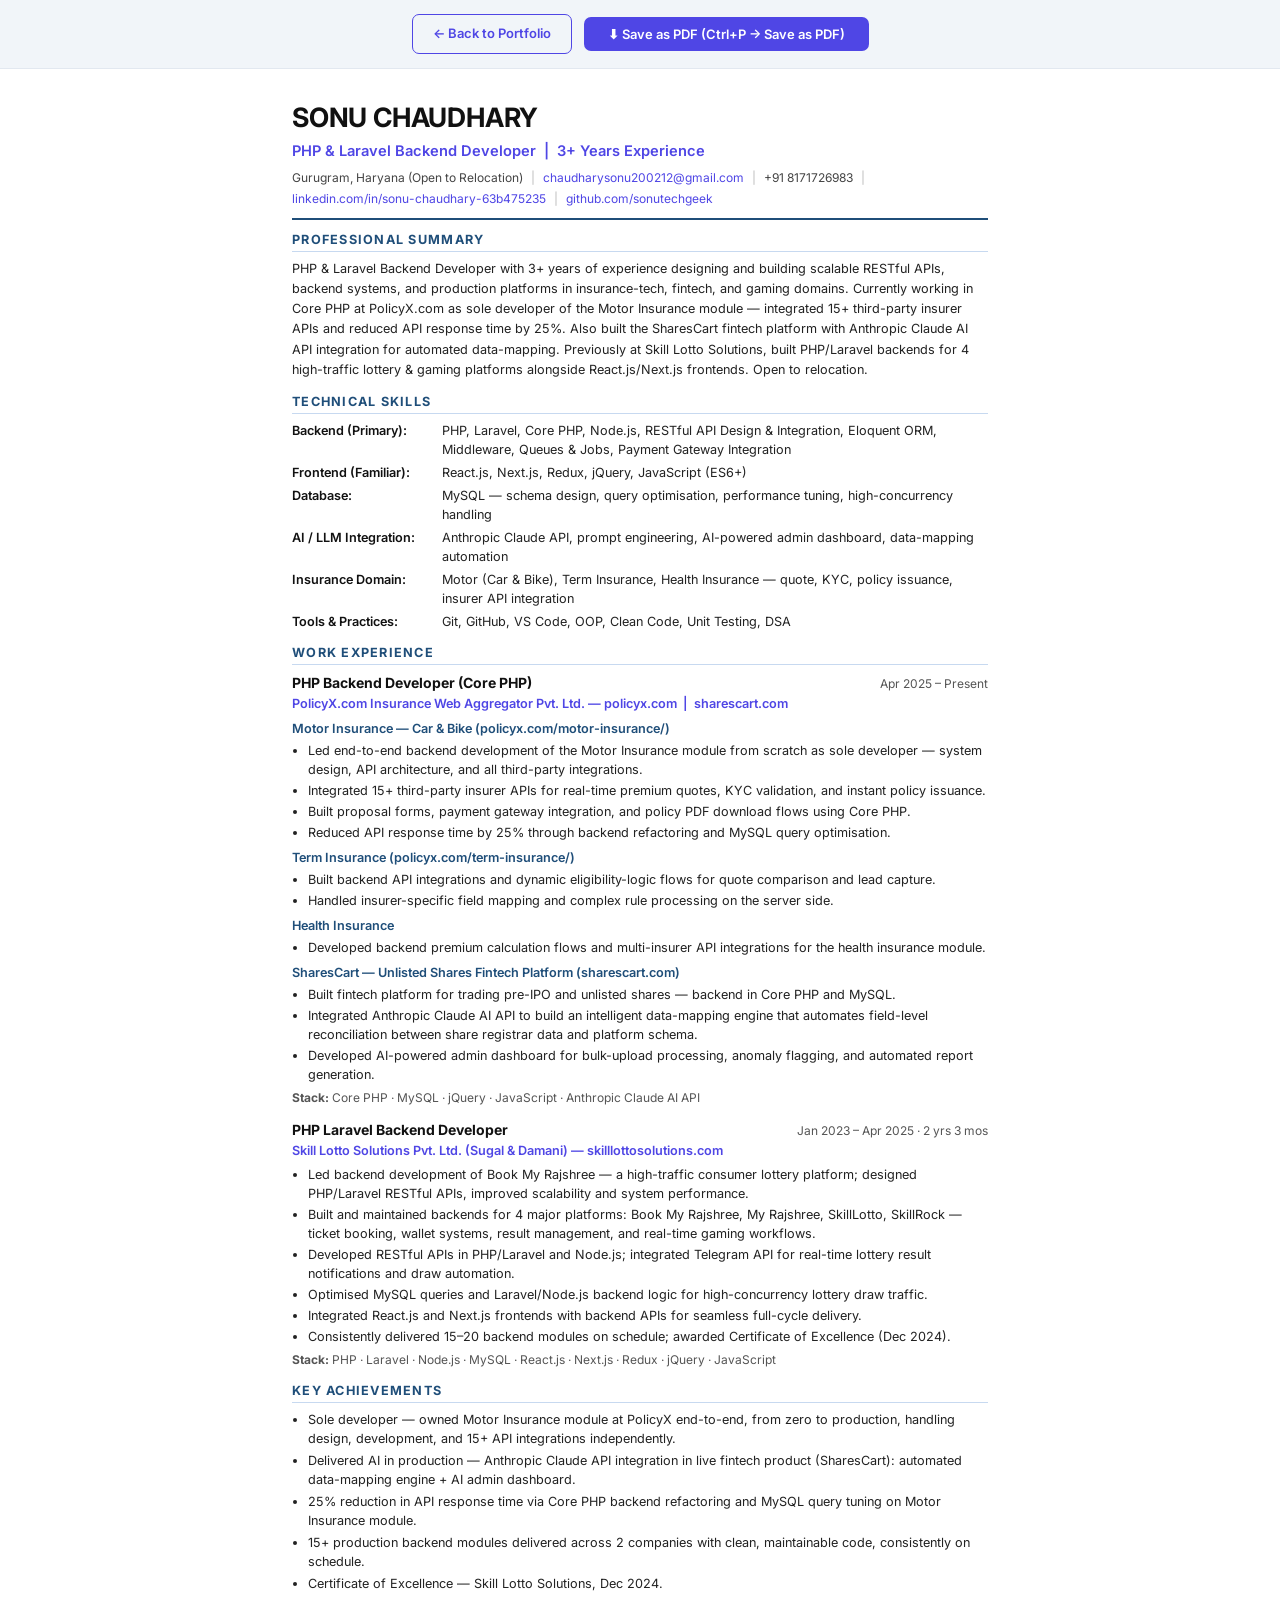
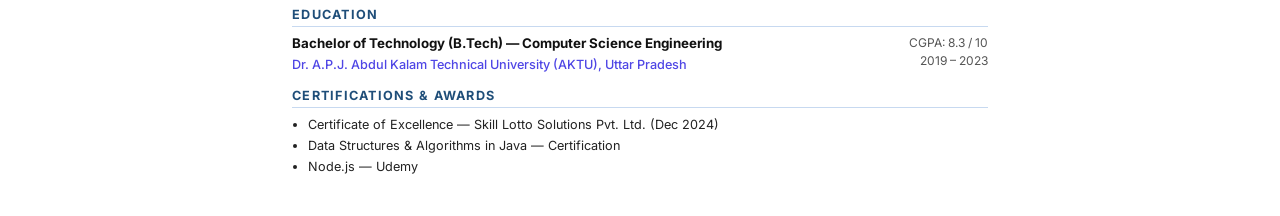
<file: resume.html>
<!DOCTYPE html>
<html lang="en">
<head>
  <meta charset="UTF-8">
  <title>Sonu Chaudhary — PHP & Laravel Backend Developer Resume</title>
  <link href="https://fonts.googleapis.com/css2?family=Inter:wght@400;500;600;700&display=swap" rel="stylesheet">
  <style>
    * { box-sizing: border-box; margin: 0; padding: 0; }

    body {
      font-family: 'Inter', Arial, sans-serif;
      font-size: 10pt;
      color: #111;
      background: #fff;
      line-height: 1.5;
    }

    /* ---- Print / View bar ---- */
    .print-bar {
      text-align: center;
      padding: 14px 16px;
      background: #f1f5f9;
      border-bottom: 1px solid #e2e8f0;
      display: flex;
      justify-content: center;
      align-items: center;
      gap: 12px;
    }
    .print-btn {
      background: #4f46e5;
      color: #fff;
      border: none;
      padding: 9px 24px;
      border-radius: 7px;
      font-size: 13px;
      font-weight: 600;
      cursor: pointer;
      font-family: inherit;
    }
    .print-btn:hover { background: #4338ca; }
    .back-btn {
      color: #4f46e5;
      border: 1.5px solid #4f46e5;
      background: transparent;
      padding: 9px 20px;
      border-radius: 7px;
      font-size: 13px;
      font-weight: 600;
      cursor: pointer;
      font-family: inherit;
      text-decoration: none;
      display: inline-block;
    }
    .back-btn:hover { background: rgba(79,70,229,0.07); }

    @media print {
      .print-bar { display: none; }
      body { font-size: 10pt; }
      .page { padding: 18px 22px; }
      a { color: #111 !important; text-decoration: none; }
    }

    /* ---- Page ---- */
    .page {
      max-width: 760px;
      margin: 0 auto;
      padding: 28px 32px;
    }

    /* ---- Header ---- */
    .r-name {
      font-size: 20pt;
      font-weight: 700;
      color: #111;
      letter-spacing: -0.2px;
      margin-bottom: 3px;
    }

    .r-title {
      font-size: 11pt;
      font-weight: 600;
      color: #4f46e5;
      margin-bottom: 7px;
    }

    .r-contact {
      font-size: 9pt;
      color: #444;
      display: flex;
      flex-wrap: wrap;
      gap: 3px 0;
    }

    .r-contact a { color: #4f46e5; text-decoration: none; }
    .r-contact .sep { margin: 0 8px; color: #bbb; }

    .r-divider {
      border: none;
      border-top: 2px solid #1f4e79;
      margin: 10px 0;
    }

    /* ---- Section ---- */
    .r-section { margin-bottom: 12px; }

    .r-section-title {
      font-size: 9.5pt;
      font-weight: 700;
      text-transform: uppercase;
      letter-spacing: 0.1em;
      color: #1f4e79;
      border-bottom: 1px solid #c7d9f0;
      padding-bottom: 2px;
      margin-bottom: 7px;
    }

    /* ---- Summary ---- */
    .r-summary {
      font-size: 9.5pt;
      color: #222;
      line-height: 1.6;
    }

    /* ---- Skills ---- */
    .r-skills-row {
      display: flex;
      gap: 0;
      margin-bottom: 4px;
      font-size: 9.5pt;
      line-height: 1.5;
    }
    .r-skill-cat {
      font-weight: 600;
      color: #111;
      min-width: 150px;
      flex-shrink: 0;
    }
    .r-skill-val { color: #222; }

    /* ---- Job ---- */
    .r-job { margin-bottom: 12px; }

    .r-job-header {
      display: flex;
      justify-content: space-between;
      align-items: baseline;
      gap: 8px;
      margin-bottom: 1px;
    }

    .r-job-title {
      font-size: 10.5pt;
      font-weight: 700;
      color: #111;
    }

    .r-job-date {
      font-size: 9pt;
      color: #555;
      white-space: nowrap;
      flex-shrink: 0;
    }

    .r-job-company {
      font-size: 9.5pt;
      font-weight: 600;
      color: #4f46e5;
      margin-bottom: 5px;
    }
    .r-job-company a { color: #4f46e5; text-decoration: none; }

    .r-module {
      font-size: 9.5pt;
      font-weight: 600;
      color: #1f4e79;
      margin: 6px 0 3px;
    }

    .r-bullets {
      list-style: disc;
      padding-left: 16px;
      margin: 0;
    }

    .r-bullets li {
      font-size: 9.5pt;
      color: #222;
      margin-bottom: 2px;
      line-height: 1.5;
    }

    .r-stack {
      font-size: 9pt;
      color: #555;
      margin-top: 5px;
    }

    /* ---- Achievements ---- */
    .r-achieve {
      list-style: disc;
      padding-left: 16px;
      margin: 0;
    }
    .r-achieve li {
      font-size: 9.5pt;
      color: #222;
      margin-bottom: 3px;
      line-height: 1.5;
    }

    /* ---- Education ---- */
    .r-edu-row {
      display: flex;
      justify-content: space-between;
      align-items: flex-start;
      gap: 8px;
    }
    .r-edu-degree {
      font-size: 10pt;
      font-weight: 700;
      color: #111;
    }
    .r-edu-inst {
      font-size: 9.5pt;
      color: #4f46e5;
      font-weight: 500;
      margin-top: 1px;
    }
    .r-edu-right {
      font-size: 9pt;
      color: #555;
      text-align: right;
      white-space: nowrap;
    }

    /* ---- Certs ---- */
    .r-cert-list {
      list-style: disc;
      padding-left: 16px;
      margin: 0;
    }
    .r-cert-list li {
      font-size: 9.5pt;
      color: #222;
      margin-bottom: 2px;
      line-height: 1.5;
    }
  </style>
</head>
<body>

  <div class="print-bar">
    <a href="index.html" class="back-btn">← Back to Portfolio</a>
    <button class="print-btn" onclick="window.print()">⬇ Save as PDF (Ctrl+P → Save as PDF)</button>
  </div>

  <div class="page">

    <!-- ===== HEADER ===== -->
    <div class="r-name">SONU CHAUDHARY</div>
    <div class="r-title">PHP &amp; Laravel Backend Developer &nbsp;|&nbsp; 3+ Years Experience</div>
    <div class="r-contact">
      <span>Gurugram, Haryana (Open to Relocation)</span>
      <span class="sep">|</span>
      <a href="mailto:chaudharysonu200212@gmail.com">chaudharysonu200212@gmail.com</a>
      <span class="sep">|</span>
      <span>+91 8171726983</span>
      <span class="sep">|</span>
      <a href="https://linkedin.com/in/sonu-chaudhary-63b475235" target="_blank">linkedin.com/in/sonu-chaudhary-63b475235</a>
      <span class="sep">|</span>
      <a href="https://github.com/sonutechgeek" target="_blank">github.com/sonutechgeek</a>
    </div>

    <hr class="r-divider">

    <!-- ===== PROFESSIONAL SUMMARY ===== -->
    <div class="r-section">
      <div class="r-section-title">Professional Summary</div>
      <p class="r-summary">
        PHP &amp; Laravel Backend Developer with 3+ years of experience designing and building scalable RESTful APIs, backend systems, and production platforms in insurance-tech, fintech, and gaming domains. Currently working in Core PHP at PolicyX.com as sole developer of the Motor Insurance module — integrated 15+ third-party insurer APIs and reduced API response time by 25%. Also built the SharesCart fintech platform with Anthropic Claude AI API integration for automated data-mapping. Previously at Skill Lotto Solutions, built PHP/Laravel backends for 4 high-traffic lottery &amp; gaming platforms alongside React.js/Next.js frontends. Open to relocation.
      </p>
    </div>

    <!-- ===== TECHNICAL SKILLS ===== -->
    <div class="r-section">
      <div class="r-section-title">Technical Skills</div>

      <div class="r-skills-row">
        <span class="r-skill-cat">Backend (Primary):</span>
        <span class="r-skill-val">PHP, Laravel, Core PHP, Node.js, RESTful API Design &amp; Integration, Eloquent ORM, Middleware, Queues &amp; Jobs, Payment Gateway Integration</span>
      </div>
      <div class="r-skills-row">
        <span class="r-skill-cat">Frontend (Familiar):</span>
        <span class="r-skill-val">React.js, Next.js, Redux, jQuery, JavaScript (ES6+)</span>
      </div>
      <div class="r-skills-row">
        <span class="r-skill-cat">Database:</span>
        <span class="r-skill-val">MySQL — schema design, query optimisation, performance tuning, high-concurrency handling</span>
      </div>
      <div class="r-skills-row">
        <span class="r-skill-cat">AI / LLM Integration:</span>
        <span class="r-skill-val">Anthropic Claude API, prompt engineering, AI-powered admin dashboard, data-mapping automation</span>
      </div>
      <div class="r-skills-row">
        <span class="r-skill-cat">Insurance Domain:</span>
        <span class="r-skill-val">Motor (Car &amp; Bike), Term Insurance, Health Insurance — quote, KYC, policy issuance, insurer API integration</span>
      </div>
      <div class="r-skills-row">
        <span class="r-skill-cat">Tools &amp; Practices:</span>
        <span class="r-skill-val">Git, GitHub, VS Code, OOP, Clean Code, Unit Testing, DSA</span>
      </div>
    </div>

    <!-- ===== WORK EXPERIENCE ===== -->
    <div class="r-section">
      <div class="r-section-title">Work Experience</div>

      <!-- PolicyX -->
      <div class="r-job">
        <div class="r-job-header">
          <span class="r-job-title">PHP Backend Developer (Core PHP)</span>
          <span class="r-job-date">Apr 2025 – Present</span>
        </div>
        <div class="r-job-company">
          PolicyX.com Insurance Web Aggregator Pvt. Ltd. —
          <a href="https://policyx.com" target="_blank">policyx.com</a> &nbsp;|&nbsp;
          <a href="https://sharescart.com" target="_blank">sharescart.com</a>
        </div>

        <div class="r-module">Motor Insurance — Car &amp; Bike (policyx.com/motor-insurance/)</div>
        <ul class="r-bullets">
          <li>Led end-to-end backend development of the Motor Insurance module from scratch as sole developer — system design, API architecture, and all third-party integrations.</li>
          <li>Integrated 15+ third-party insurer APIs for real-time premium quotes, KYC validation, and instant policy issuance.</li>
          <li>Built proposal forms, payment gateway integration, and policy PDF download flows using Core PHP.</li>
          <li>Reduced API response time by 25% through backend refactoring and MySQL query optimisation.</li>
        </ul>

        <div class="r-module">Term Insurance (policyx.com/term-insurance/)</div>
        <ul class="r-bullets">
          <li>Built backend API integrations and dynamic eligibility-logic flows for quote comparison and lead capture.</li>
          <li>Handled insurer-specific field mapping and complex rule processing on the server side.</li>
        </ul>

        <div class="r-module">Health Insurance</div>
        <ul class="r-bullets">
          <li>Developed backend premium calculation flows and multi-insurer API integrations for the health insurance module.</li>
        </ul>

        <div class="r-module">SharesCart — Unlisted Shares Fintech Platform (sharescart.com)</div>
        <ul class="r-bullets">
          <li>Built fintech platform for trading pre-IPO and unlisted shares — backend in Core PHP and MySQL.</li>
          <li>Integrated Anthropic Claude AI API to build an intelligent data-mapping engine that automates field-level reconciliation between share registrar data and platform schema.</li>
          <li>Developed AI-powered admin dashboard for bulk-upload processing, anomaly flagging, and automated report generation.</li>
        </ul>

        <div class="r-stack"><strong>Stack:</strong> Core PHP · MySQL · jQuery · JavaScript · Anthropic Claude AI API</div>
      </div>

      <!-- Skill Lotto -->
      <div class="r-job">
        <div class="r-job-header">
          <span class="r-job-title">PHP Laravel Backend Developer</span>
          <span class="r-job-date">Jan 2023 – Apr 2025 · 2 yrs 3 mos</span>
        </div>
        <div class="r-job-company">
          Skill Lotto Solutions Pvt. Ltd. (Sugal &amp; Damani) —
          <a href="https://skilllottosolutions.com" target="_blank">skilllottosolutions.com</a>
        </div>
        <ul class="r-bullets">
          <li>Led backend development of Book My Rajshree — a high-traffic consumer lottery platform; designed PHP/Laravel RESTful APIs, improved scalability and system performance.</li>
          <li>Built and maintained backends for 4 major platforms: Book My Rajshree, My Rajshree, SkillLotto, SkillRock — ticket booking, wallet systems, result management, and real-time gaming workflows.</li>
          <li>Developed RESTful APIs in PHP/Laravel and Node.js; integrated Telegram API for real-time lottery result notifications and draw automation.</li>
          <li>Optimised MySQL queries and Laravel/Node.js backend logic for high-concurrency lottery draw traffic.</li>
          <li>Integrated React.js and Next.js frontends with backend APIs for seamless full-cycle delivery.</li>
          <li>Consistently delivered 15–20 backend modules on schedule; awarded Certificate of Excellence (Dec 2024).</li>
        </ul>
        <div class="r-stack"><strong>Stack:</strong> PHP · Laravel · Node.js · MySQL · React.js · Next.js · Redux · jQuery · JavaScript</div>
      </div>

    </div>

    <!-- ===== KEY ACHIEVEMENTS ===== -->
    <div class="r-section">
      <div class="r-section-title">Key Achievements</div>
      <ul class="r-achieve">
        <li>Sole developer — owned Motor Insurance module at PolicyX end-to-end, from zero to production, handling design, development, and 15+ API integrations independently.</li>
        <li>Delivered AI in production — Anthropic Claude API integration in live fintech product (SharesCart): automated data-mapping engine + AI admin dashboard.</li>
        <li>25% reduction in API response time via Core PHP backend refactoring and MySQL query tuning on Motor Insurance module.</li>
        <li>15+ production backend modules delivered across 2 companies with clean, maintainable code, consistently on schedule.</li>
        <li>Certificate of Excellence — Skill Lotto Solutions, Dec 2024.</li>
      </ul>
    </div>

    <!-- ===== EDUCATION ===== -->
    <div class="r-section">
      <div class="r-section-title">Education</div>
      <div class="r-edu-row">
        <div>
          <div class="r-edu-degree">Bachelor of Technology (B.Tech) — Computer Science Engineering</div>
          <div class="r-edu-inst">Dr. A.P.J. Abdul Kalam Technical University (AKTU), Uttar Pradesh</div>
        </div>
        <div class="r-edu-right">
          CGPA: 8.3 / 10<br>2019 – 2023
        </div>
      </div>
    </div>

    <!-- ===== CERTIFICATIONS ===== -->
    <div class="r-section">
      <div class="r-section-title">Certifications &amp; Awards</div>
      <ul class="r-cert-list">
        <li>Certificate of Excellence — Skill Lotto Solutions Pvt. Ltd. (Dec 2024)</li>
        <li>Data Structures &amp; Algorithms in Java — Certification</li>
        <li>Node.js — Udemy</li>
      </ul>
    </div>

  </div>

</body>
</html>
</file>
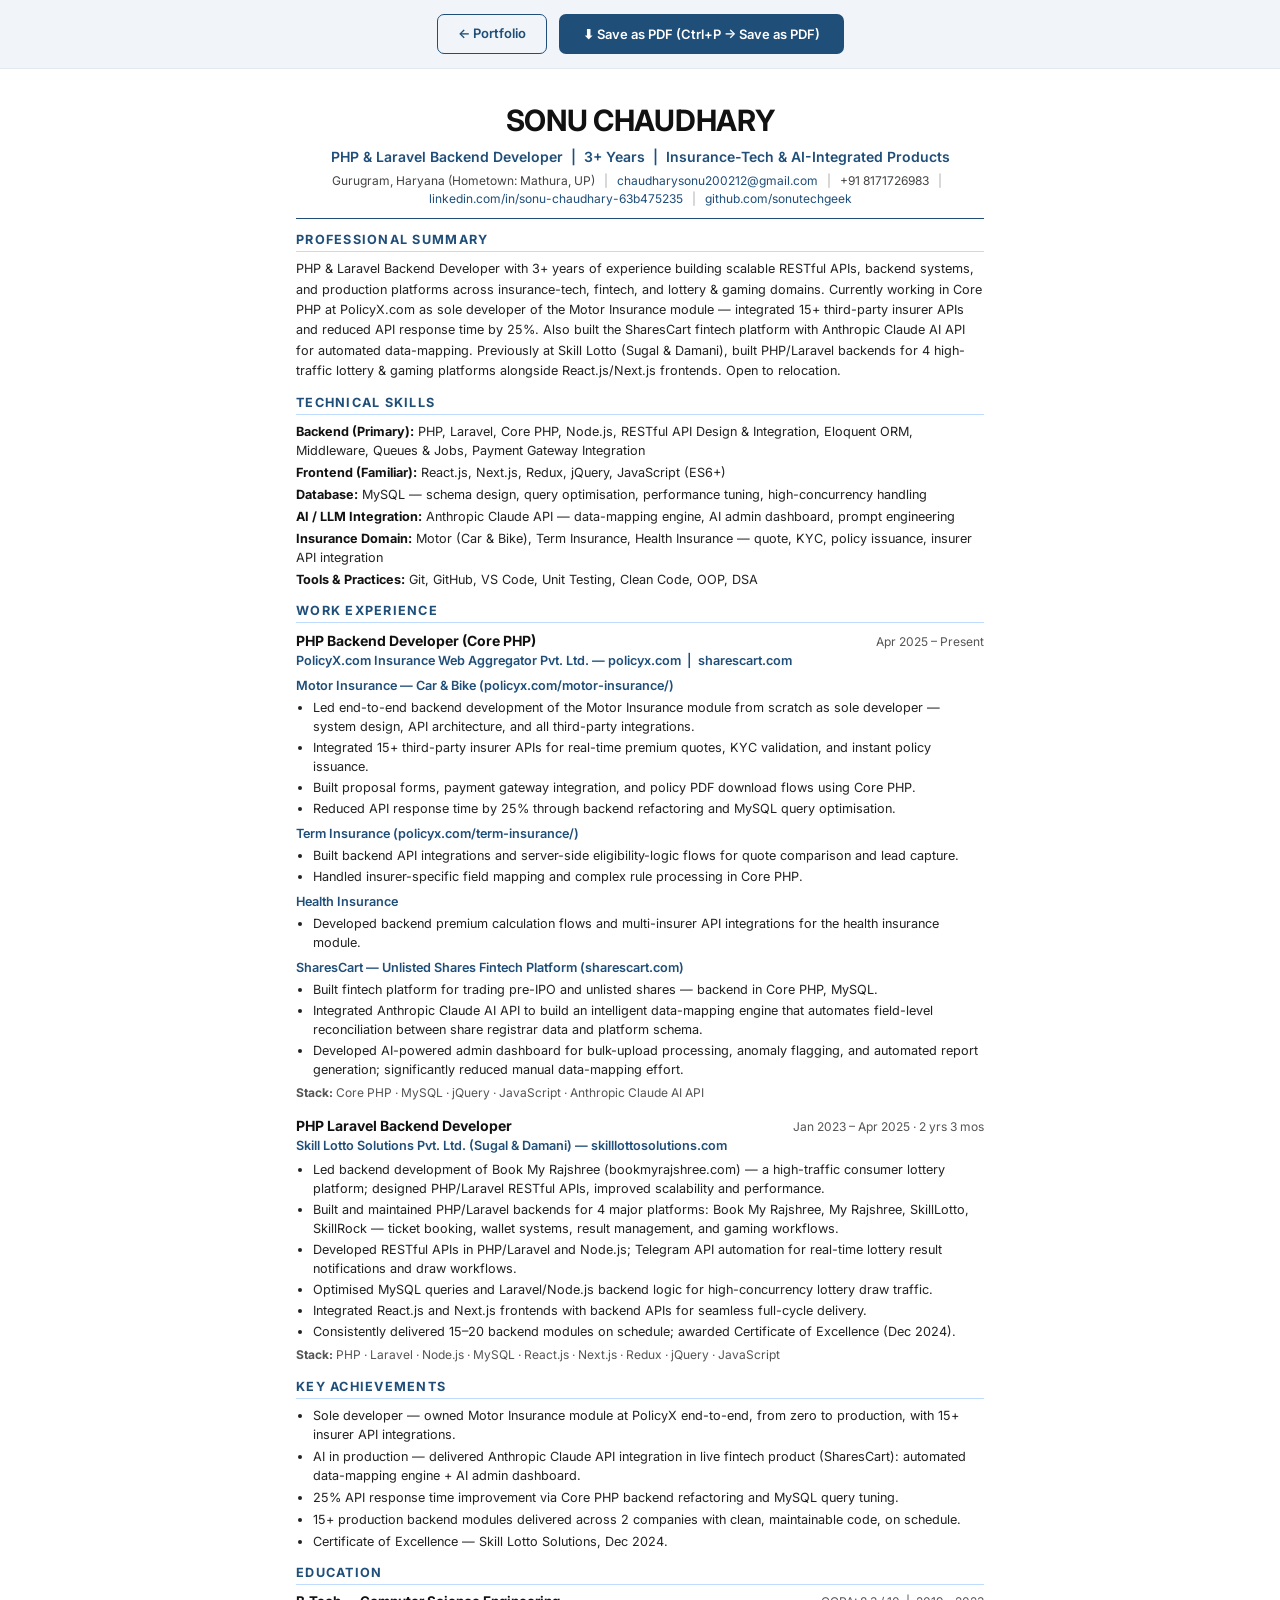
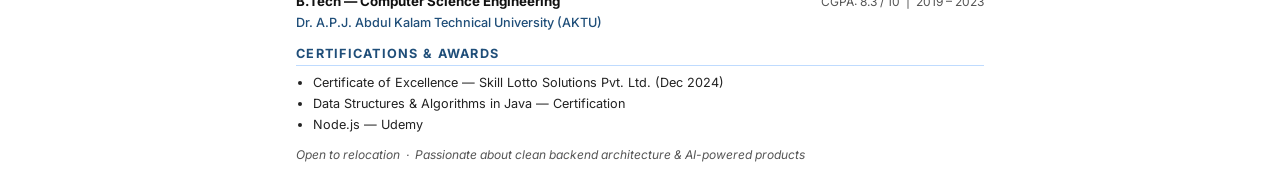
<file: Sonu_Chaudhary_Resume_source.html>
<!DOCTYPE html>
<html lang="en">
<head>
  <meta charset="UTF-8">
  <title>Sonu Chaudhary — PHP & Laravel Backend Developer</title>
  <link href="https://fonts.googleapis.com/css2?family=Inter:wght@400;500;600;700&display=swap" rel="stylesheet">
  <style>
    * { box-sizing: border-box; margin: 0; padding: 0; }

    body {
      font-family: 'Inter', Arial, sans-serif;
      font-size: 10pt;
      color: #111;
      background: #fff;
      line-height: 1.5;
    }

    .print-bar {
      text-align: center;
      padding: 14px;
      background: #f1f5f9;
      border-bottom: 1px solid #e2e8f0;
      display: flex;
      justify-content: center;
      gap: 12px;
    }
    .print-btn {
      background: #1f4e79;
      color: #fff;
      border: none;
      padding: 9px 24px;
      border-radius: 7px;
      font-size: 13px;
      font-weight: 600;
      cursor: pointer;
      font-family: inherit;
    }
    .print-btn:hover { background: #163a5f; }
    .back-btn {
      color: #1f4e79;
      border: 1.5px solid #1f4e79;
      background: transparent;
      padding: 9px 20px;
      border-radius: 7px;
      font-size: 13px;
      font-weight: 600;
      text-decoration: none;
      display: inline-block;
    }

    @page { margin: 12mm 14mm; }

    @media print {
      .print-bar { display: none; }
      .page { padding: 18px 22px; }
      a { color: #111 !important; text-decoration: none; }
    }

    .page {
      max-width: 760px;
      margin: 0 auto;
      padding: 30px 36px;
    }

    /* HEADER */
    .r-name {
      font-size: 22pt;
      font-weight: 700;
      color: #111;
      text-align: center;
      letter-spacing: -0.3px;
      margin-bottom: 4px;
    }
    .r-title {
      font-size: 10.5pt;
      font-weight: 600;
      color: #1f4e79;
      text-align: center;
      margin-bottom: 5px;
    }
    .r-contact {
      font-size: 9pt;
      color: #444;
      text-align: center;
    }
    .r-contact a { color: #1f4e79; text-decoration: none; }
    .r-contact .sep { margin: 0 6px; color: #aaa; }

    .r-divider {
      border: none;
      border-top: 1.8px solid #1f4e79;
      margin: 10px 0 11px;
    }

    /* SECTIONS */
    .r-section { margin-bottom: 12px; }

    .r-section-title {
      font-size: 9.5pt;
      font-weight: 700;
      text-transform: uppercase;
      letter-spacing: 0.1em;
      color: #1f4e79;
      border-bottom: 1px solid #bfdbfe;
      padding-bottom: 2px;
      margin-bottom: 7px;
    }

    /* SUMMARY */
    .r-summary {
      font-size: 9.5pt;
      color: #222;
      line-height: 1.6;
    }

    /* SKILLS */
    .r-skills-row {
      font-size: 9.5pt;
      color: #222;
      margin-bottom: 3px;
      line-height: 1.5;
    }
    .r-skill-cat {
      font-weight: 700;
      color: #111;
    }

    /* JOB */
    .r-job { margin-bottom: 13px; }

    .r-job-header {
      display: flex;
      justify-content: space-between;
      align-items: baseline;
      gap: 8px;
    }
    .r-job-title {
      font-size: 10.5pt;
      font-weight: 700;
      color: #111;
    }
    .r-job-date {
      font-size: 9pt;
      color: #555;
      white-space: nowrap;
    }
    .r-job-company {
      font-size: 9.5pt;
      font-weight: 600;
      color: #1f4e79;
      margin-bottom: 5px;
    }
    .r-job-company a { color: #1f4e79; text-decoration: none; }

    .r-module {
      font-size: 9.5pt;
      font-weight: 600;
      color: #1f4e79;
      margin: 6px 0 3px;
    }

    ul.r-bullets {
      list-style: disc;
      padding-left: 17px;
      margin: 0;
    }
    ul.r-bullets li {
      font-size: 9.5pt;
      color: #222;
      margin-bottom: 2px;
      line-height: 1.5;
    }

    .r-stack {
      font-size: 9pt;
      color: #555;
      margin-top: 5px;
    }

    /* ACHIEVEMENTS */
    ul.r-achieve {
      list-style: disc;
      padding-left: 17px;
      margin: 0;
    }
    ul.r-achieve li {
      font-size: 9.5pt;
      color: #222;
      margin-bottom: 3px;
      line-height: 1.5;
    }

    /* EDUCATION */
    .r-edu-row {
      display: flex;
      justify-content: space-between;
      align-items: baseline;
      gap: 8px;
    }
    .r-edu-degree { font-size: 10pt; font-weight: 700; color: #111; }
    .r-edu-inst { font-size: 9.5pt; color: #1f4e79; font-weight: 500; margin-top: 1px; }
    .r-edu-right { font-size: 9pt; color: #555; white-space: nowrap; }

    /* CERTS */
    ul.r-cert-list {
      list-style: disc;
      padding-left: 17px;
      margin: 0;
    }
    ul.r-cert-list li {
      font-size: 9.5pt;
      color: #222;
      margin-bottom: 2px;
      line-height: 1.5;
    }

    .r-footer {
      font-size: 9pt;
      color: #555;
      margin-top: 10px;
      font-style: italic;
    }
  </style>
</head>
<body>

  <div class="print-bar">
    <a href="index.html" class="back-btn">← Portfolio</a>
    <button class="print-btn" onclick="window.print()">⬇ Save as PDF (Ctrl+P → Save as PDF)</button>
  </div>

  <div class="page">

    <!-- HEADER -->
    <div class="r-name">SONU CHAUDHARY</div>
    <div class="r-title">PHP &amp; Laravel Backend Developer &nbsp;|&nbsp; 3+ Years &nbsp;|&nbsp; Insurance-Tech &amp; AI-Integrated Products</div>
    <div class="r-contact">
      <span>Gurugram, Haryana (Hometown: Mathura, UP)</span>
      <span class="sep">|</span>
      <a href="mailto:chaudharysonu200212@gmail.com">chaudharysonu200212@gmail.com</a>
      <span class="sep">|</span>
      <span>+91 8171726983</span>
      <span class="sep">|</span>
      <a href="https://linkedin.com/in/sonu-chaudhary-63b475235" target="_blank">linkedin.com/in/sonu-chaudhary-63b475235</a>
      <span class="sep">|</span>
      <a href="https://github.com/sonutechgeek" target="_blank">github.com/sonutechgeek</a>
    </div>

    <hr class="r-divider">

    <!-- PROFESSIONAL SUMMARY -->
    <div class="r-section">
      <div class="r-section-title">Professional Summary</div>
      <p class="r-summary">
        PHP &amp; Laravel Backend Developer with 3+ years of experience building scalable RESTful APIs, backend systems, and production platforms across insurance-tech, fintech, and lottery &amp; gaming domains. Currently working in Core PHP at PolicyX.com as sole developer of the Motor Insurance module — integrated 15+ third-party insurer APIs and reduced API response time by 25%. Also built the SharesCart fintech platform with Anthropic Claude AI API for automated data-mapping. Previously at Skill Lotto (Sugal &amp; Damani), built PHP/Laravel backends for 4 high-traffic lottery &amp; gaming platforms alongside React.js/Next.js frontends. Open to relocation.
      </p>
    </div>

    <!-- TECHNICAL SKILLS -->
    <div class="r-section">
      <div class="r-section-title">Technical Skills</div>
      <div class="r-skills-row"><span class="r-skill-cat">Backend (Primary):</span> PHP, Laravel, Core PHP, Node.js, RESTful API Design &amp; Integration, Eloquent ORM, Middleware, Queues &amp; Jobs, Payment Gateway Integration</div>
      <div class="r-skills-row"><span class="r-skill-cat">Frontend (Familiar):</span> React.js, Next.js, Redux, jQuery, JavaScript (ES6+)</div>
      <div class="r-skills-row"><span class="r-skill-cat">Database:</span> MySQL — schema design, query optimisation, performance tuning, high-concurrency handling</div>
      <div class="r-skills-row"><span class="r-skill-cat">AI / LLM Integration:</span> Anthropic Claude API — data-mapping engine, AI admin dashboard, prompt engineering</div>
      <div class="r-skills-row"><span class="r-skill-cat">Insurance Domain:</span> Motor (Car &amp; Bike), Term Insurance, Health Insurance — quote, KYC, policy issuance, insurer API integration</div>
      <div class="r-skills-row"><span class="r-skill-cat">Tools &amp; Practices:</span> Git, GitHub, VS Code, Unit Testing, Clean Code, OOP, DSA</div>
    </div>

    <!-- WORK EXPERIENCE -->
    <div class="r-section">
      <div class="r-section-title">Work Experience</div>

      <!-- PolicyX -->
      <div class="r-job">
        <div class="r-job-header">
          <span class="r-job-title">PHP Backend Developer (Core PHP)</span>
          <span class="r-job-date">Apr 2025 – Present</span>
        </div>
        <div class="r-job-company">
          PolicyX.com Insurance Web Aggregator Pvt. Ltd. —
          <a href="https://policyx.com" target="_blank">policyx.com</a>
          &nbsp;|&nbsp;
          <a href="https://sharescart.com" target="_blank">sharescart.com</a>
        </div>

        <div class="r-module">Motor Insurance — Car &amp; Bike (policyx.com/motor-insurance/)</div>
        <ul class="r-bullets">
          <li>Led end-to-end backend development of the Motor Insurance module from scratch as sole developer — system design, API architecture, and all third-party integrations.</li>
          <li>Integrated 15+ third-party insurer APIs for real-time premium quotes, KYC validation, and instant policy issuance.</li>
          <li>Built proposal forms, payment gateway integration, and policy PDF download flows using Core PHP.</li>
          <li>Reduced API response time by 25% through backend refactoring and MySQL query optimisation.</li>
        </ul>

        <div class="r-module">Term Insurance (policyx.com/term-insurance/)</div>
        <ul class="r-bullets">
          <li>Built backend API integrations and server-side eligibility-logic flows for quote comparison and lead capture.</li>
          <li>Handled insurer-specific field mapping and complex rule processing in Core PHP.</li>
        </ul>

        <div class="r-module">Health Insurance</div>
        <ul class="r-bullets">
          <li>Developed backend premium calculation flows and multi-insurer API integrations for the health insurance module.</li>
        </ul>

        <div class="r-module">SharesCart — Unlisted Shares Fintech Platform (sharescart.com)</div>
        <ul class="r-bullets">
          <li>Built fintech platform for trading pre-IPO and unlisted shares — backend in Core PHP, MySQL.</li>
          <li>Integrated Anthropic Claude AI API to build an intelligent data-mapping engine that automates field-level reconciliation between share registrar data and platform schema.</li>
          <li>Developed AI-powered admin dashboard for bulk-upload processing, anomaly flagging, and automated report generation; significantly reduced manual data-mapping effort.</li>
        </ul>

        <div class="r-stack"><strong>Stack:</strong> Core PHP · MySQL · jQuery · JavaScript · Anthropic Claude AI API</div>
      </div>

      <!-- Skill Lotto -->
      <div class="r-job">
        <div class="r-job-header">
          <span class="r-job-title">PHP Laravel Backend Developer</span>
          <span class="r-job-date">Jan 2023 – Apr 2025 · 2 yrs 3 mos</span>
        </div>
        <div class="r-job-company">
          Skill Lotto Solutions Pvt. Ltd. (Sugal &amp; Damani) —
          <a href="https://skilllottosolutions.com" target="_blank">skilllottosolutions.com</a>
        </div>
        <ul class="r-bullets">
          <li>Led backend development of Book My Rajshree (bookmyrajshree.com) — a high-traffic consumer lottery platform; designed PHP/Laravel RESTful APIs, improved scalability and performance.</li>
          <li>Built and maintained PHP/Laravel backends for 4 major platforms: Book My Rajshree, My Rajshree, SkillLotto, SkillRock — ticket booking, wallet systems, result management, and gaming workflows.</li>
          <li>Developed RESTful APIs in PHP/Laravel and Node.js; Telegram API automation for real-time lottery result notifications and draw workflows.</li>
          <li>Optimised MySQL queries and Laravel/Node.js backend logic for high-concurrency lottery draw traffic.</li>
          <li>Integrated React.js and Next.js frontends with backend APIs for seamless full-cycle delivery.</li>
          <li>Consistently delivered 15–20 backend modules on schedule; awarded Certificate of Excellence (Dec 2024).</li>
        </ul>
        <div class="r-stack"><strong>Stack:</strong> PHP · Laravel · Node.js · MySQL · React.js · Next.js · Redux · jQuery · JavaScript</div>
      </div>
    </div>

    <!-- KEY ACHIEVEMENTS -->
    <div class="r-section">
      <div class="r-section-title">Key Achievements</div>
      <ul class="r-achieve">
        <li>Sole developer — owned Motor Insurance module at PolicyX end-to-end, from zero to production, with 15+ insurer API integrations.</li>
        <li>AI in production — delivered Anthropic Claude API integration in live fintech product (SharesCart): automated data-mapping engine + AI admin dashboard.</li>
        <li>25% API response time improvement via Core PHP backend refactoring and MySQL query tuning.</li>
        <li>15+ production backend modules delivered across 2 companies with clean, maintainable code, on schedule.</li>
        <li>Certificate of Excellence — Skill Lotto Solutions, Dec 2024.</li>
      </ul>
    </div>

    <!-- EDUCATION -->
    <div class="r-section">
      <div class="r-section-title">Education</div>
      <div class="r-edu-row">
        <div>
          <div class="r-edu-degree">B.Tech — Computer Science Engineering</div>
          <div class="r-edu-inst">Dr. A.P.J. Abdul Kalam Technical University (AKTU)</div>
        </div>
        <div class="r-edu-right">CGPA: 8.3 / 10 &nbsp;|&nbsp; 2019 – 2023</div>
      </div>
    </div>

    <!-- CERTIFICATIONS -->
    <div class="r-section">
      <div class="r-section-title">Certifications &amp; Awards</div>
      <ul class="r-cert-list">
        <li>Certificate of Excellence — Skill Lotto Solutions Pvt. Ltd. (Dec 2024)</li>
        <li>Data Structures &amp; Algorithms in Java — Certification</li>
        <li>Node.js — Udemy</li>
      </ul>
    </div>

    <div class="r-footer">Open to relocation &nbsp;·&nbsp; Passionate about clean backend architecture &amp; AI-powered products</div>

  </div>

</body>
</html>
</file>
<file: styles.css>
/* ============================================
   SONU CHAUDHARY PORTFOLIO — styles.css
   ============================================ */

/* ---- Reset & Base ---- */
*, *::before, *::after {
  box-sizing: border-box;
  margin: 0;
  padding: 0;
}

:root {
  --bg:         #f8fafc;
  --bg-alt:     #f1f5f9;
  --surface:    #ffffff;
  --surface-2:  #f8fafc;
  --border:     rgba(15,23,42,0.08);
  --border-hover: rgba(15,23,42,0.16);

  --primary:    #6366f1;
  --primary-2:  #4f46e5;
  --accent:     #0891b2;
  --accent-2:   #06b6d4;
  --gold:       #d97706;
  --green:      #059669;

  --text-1:     #0f172a;
  --text-2:     #475569;
  --text-3:     #94a3b8;

  --font-sans:  'Inter', -apple-system, sans-serif;
  --font-head:  'Space Grotesk', 'Inter', sans-serif;
  --font-mono:  'JetBrains Mono', monospace;

  --radius:     12px;
  --radius-sm:  8px;
  --radius-lg:  20px;

  --shadow:     0 2px 16px rgba(15,23,42,0.08), 0 1px 4px rgba(15,23,42,0.04);
  --shadow-lg:  0 8px 40px rgba(15,23,42,0.12), 0 2px 8px rgba(15,23,42,0.06);

  --transition: 0.25s cubic-bezier(0.4, 0, 0.2, 1);
}

html {
  scroll-behavior: smooth;
  scroll-padding-top: 72px;
}

body {
  background-color: var(--bg);
  color: var(--text-1);
  font-family: var(--font-sans);
  font-size: 16px;
  line-height: 1.6;
  -webkit-font-smoothing: antialiased;
  overflow-x: hidden;
}

a { color: inherit; text-decoration: none; }

img { max-width: 100%; }

/* ---- Scrollbar ---- */
::-webkit-scrollbar { width: 6px; }
::-webkit-scrollbar-track { background: var(--bg); }
::-webkit-scrollbar-thumb { background: var(--surface-2); border-radius: 3px; }
::-webkit-scrollbar-thumb:hover { background: var(--primary); }

/* ============================================
   LAYOUT UTILITIES
   ============================================ */
.container {
  max-width: 1120px;
  margin: 0 auto;
  padding: 0 24px;
}

.section {
  padding: 100px 0;
}

.section-alt {
  background-color: var(--bg-alt);
}

.section-label {
  font-family: var(--font-mono);
  font-size: 12px;
  letter-spacing: 0.15em;
  text-transform: uppercase;
  color: var(--primary-2);
  margin-bottom: 10px;
}

.section-title {
  font-family: var(--font-head);
  font-size: clamp(28px, 4vw, 40px);
  font-weight: 700;
  color: var(--text-1);
  margin-bottom: 56px;
  line-height: 1.2;
}

.gradient-text {
  background: linear-gradient(135deg, var(--primary-2) 0%, var(--accent) 100%);
  -webkit-background-clip: text;
  -webkit-text-fill-color: transparent;
  background-clip: text;
}

/* ============================================
   BUTTONS
   ============================================ */
.btn {
  display: inline-flex;
  align-items: center;
  gap: 8px;
  padding: 12px 24px;
  border-radius: var(--radius-sm);
  font-weight: 600;
  font-size: 15px;
  cursor: pointer;
  transition: var(--transition);
  border: none;
  text-decoration: none;
  white-space: nowrap;
}

.btn-primary {
  background: linear-gradient(135deg, var(--primary) 0%, var(--accent) 100%);
  color: #fff;
  box-shadow: 0 4px 20px rgba(99,102,241,0.35);
}

.btn-primary:hover {
  transform: translateY(-2px);
  box-shadow: 0 8px 32px rgba(99,102,241,0.5);
}

.btn-outline {
  background: transparent;
  color: var(--text-1);
  border: 1.5px solid var(--border-hover);
}

.btn-outline:hover {
  border-color: var(--primary-2);
  color: var(--primary-2);
  background: rgba(99,102,241,0.08);
  transform: translateY(-2px);
}

.btn-resume {
  background: transparent;
  color: var(--text-2);
  border: 1.5px dashed var(--border-hover);
  font-size: 14px;
  padding: 11px 22px;
}

.btn-resume:hover {
  border-color: var(--primary);
  color: var(--primary-2);
  background: rgba(99,102,241,0.06);
  transform: translateY(-2px);
}

.btn-resume-about {
  display: inline-flex;
  margin-bottom: 20px;
}

.btn-nav {
  background: rgba(99,102,241,0.15);
  color: var(--primary-2);
  border: 1.5px solid rgba(99,102,241,0.3);
  padding: 8px 18px;
  font-size: 14px;
}

.btn-nav:hover {
  background: rgba(99,102,241,0.25);
  border-color: var(--primary-2);
}

.btn-full { width: 100%; justify-content: center; }

/* ============================================
   NAVBAR
   ============================================ */
.navbar {
  position: fixed;
  top: 0;
  left: 0;
  right: 0;
  z-index: 1000;
  padding: 16px 0;
  transition: var(--transition);
}

.navbar.scrolled {
  background: rgba(248, 250, 252, 0.92);
  backdrop-filter: blur(20px);
  -webkit-backdrop-filter: blur(20px);
  border-bottom: 1px solid var(--border);
  padding: 12px 0;
  box-shadow: 0 1px 12px rgba(15,23,42,0.07);
}

.nav-container {
  max-width: 1120px;
  margin: 0 auto;
  padding: 0 24px;
  display: flex;
  align-items: center;
  gap: 32px;
}

.nav-logo {
  font-family: var(--font-mono);
  font-size: 18px;
  font-weight: 700;
  color: var(--text-1);
  margin-right: auto;
}

.logo-bracket {
  color: var(--primary);
}

.nav-links {
  display: flex;
  list-style: none;
  gap: 4px;
}

.nav-link {
  padding: 6px 14px;
  border-radius: 6px;
  font-size: 14px;
  font-weight: 500;
  color: var(--text-2);
  transition: var(--transition);
}

.nav-link:hover,
.nav-link.active {
  color: var(--text-1);
  background: rgba(255,255,255,0.06);
}

.nav-toggle {
  display: none;
  flex-direction: column;
  gap: 5px;
  background: none;
  border: none;
  cursor: pointer;
  padding: 4px;
}

.nav-toggle span {
  display: block;
  width: 22px;
  height: 2px;
  background: var(--text-1);
  border-radius: 2px;
  transition: var(--transition);
}

/* ============================================
   HERO
   ============================================ */
.hero {
  position: relative;
  min-height: 100vh;
  display: flex;
  flex-direction: column;
  align-items: center;
  justify-content: center;
  padding: 120px 24px 80px;
  overflow: hidden;
  text-align: center;
}

.hero-bg-grid {
  position: absolute;
  inset: 0;
  background-image:
    linear-gradient(rgba(99,102,241,0.07) 1px, transparent 1px),
    linear-gradient(90deg, rgba(99,102,241,0.07) 1px, transparent 1px);
  background-size: 60px 60px;
  mask-image: radial-gradient(ellipse 80% 80% at 50% 50%, black 40%, transparent 100%);
}

.hero-glow {
  position: absolute;
  border-radius: 50%;
  filter: blur(80px);
  pointer-events: none;
}

.hero-glow-1 {
  width: 700px;
  height: 700px;
  background: radial-gradient(circle, rgba(99,102,241,0.12) 0%, transparent 70%);
  top: -250px;
  left: 50%;
  transform: translateX(-50%);
}

.hero-glow-2 {
  width: 500px;
  height: 500px;
  background: radial-gradient(circle, rgba(6,182,212,0.08) 0%, transparent 70%);
  bottom: 0;
  right: -100px;
}

.hero-content {
  position: relative;
  z-index: 1;
  max-width: 780px;
}

.hero-badge {
  display: inline-flex;
  align-items: center;
  gap: 8px;
  padding: 6px 16px;
  background: rgba(16,185,129,0.1);
  border: 1px solid rgba(16,185,129,0.25);
  border-radius: 100px;
  font-size: 13px;
  color: var(--green);
  font-weight: 500;
  margin-bottom: 28px;
}

.badge-dot {
  width: 7px;
  height: 7px;
  background: var(--green);
  border-radius: 50%;
  animation: pulse-dot 2s ease infinite;
}

@keyframes pulse-dot {
  0%, 100% { opacity: 1; transform: scale(1); }
  50% { opacity: 0.5; transform: scale(1.4); }
}

.hero-greeting {
  font-size: 18px;
  color: var(--text-2);
  margin-bottom: 12px;
  font-weight: 400;
}

.hero-name {
  font-family: var(--font-head);
  font-size: clamp(48px, 8vw, 80px);
  font-weight: 800;
  line-height: 1.05;
  margin-bottom: 20px;
  display: flex;
  flex-direction: column;
  align-items: center;
}

.hero-title {
  font-family: var(--font-mono);
  font-size: 14px;
  letter-spacing: 0.1em;
  color: var(--primary-2);
  text-transform: uppercase;
  margin-bottom: 20px;
}

.hero-sub {
  font-size: 18px;
  color: var(--text-2);
  margin-bottom: 16px;
  line-height: 1.6;
}

.highlight {
  color: var(--text-1);
  font-weight: 500;
}

.hero-tech-row {
  display: flex;
  align-items: center;
  justify-content: center;
  gap: 8px;
  flex-wrap: wrap;
  font-family: var(--font-mono);
  font-size: 13px;
  color: var(--text-3);
  margin-bottom: 36px;
}

.dot-sep { color: var(--primary); }

.hero-cta {
  display: flex;
  gap: 12px;
  justify-content: center;
  flex-wrap: wrap;
  margin-bottom: 64px;
}

.hero-stats {
  position: relative;
  z-index: 1;
  display: flex;
  align-items: center;
  gap: 0;
  background: var(--surface);
  border: 1px solid var(--border);
  border-radius: var(--radius);
  padding: 24px 48px;
  backdrop-filter: blur(12px);
  box-shadow: var(--shadow);
}

.hero-stat {
  display: flex;
  flex-direction: column;
  align-items: center;
  padding: 0 32px;
}

.stat-num {
  font-family: var(--font-head);
  font-size: 32px;
  font-weight: 700;
  background: linear-gradient(135deg, var(--primary-2), var(--accent));
  -webkit-background-clip: text;
  -webkit-text-fill-color: transparent;
  background-clip: text;
  line-height: 1;
}

.stat-label {
  font-size: 12px;
  color: var(--text-3);
  margin-top: 4px;
  white-space: nowrap;
}

.stat-divider {
  width: 1px;
  height: 40px;
  background: var(--border);
}

.hero-scroll-hint {
  position: absolute;
  bottom: 32px;
  left: 50%;
  transform: translateX(-50%);
  display: flex;
  flex-direction: column;
  align-items: center;
  gap: 8px;
  color: var(--text-3);
  font-size: 12px;
  z-index: 1;
}

.scroll-mouse {
  width: 22px;
  height: 36px;
  border: 2px solid var(--border-hover);
  border-radius: 11px;
  display: flex;
  justify-content: center;
  padding-top: 6px;
}

.scroll-wheel {
  width: 3px;
  height: 8px;
  background: var(--text-3);
  border-radius: 2px;
  animation: scroll-anim 2s ease-in-out infinite;
}

@keyframes scroll-anim {
  0% { transform: translateY(0); opacity: 1; }
  100% { transform: translateY(12px); opacity: 0; }
}

/* ============================================
   ABOUT
   ============================================ */
.about-grid {
  display: grid;
  grid-template-columns: 1fr 340px;
  gap: 56px;
  align-items: start;
}

.about-text p {
  color: var(--text-2);
  font-size: 16px;
  line-height: 1.8;
  margin-bottom: 18px;
}

.about-text strong { color: var(--text-1); font-weight: 600; }

.inline-link {
  color: var(--primary-2);
  border-bottom: 1px solid rgba(129,140,248,0.4);
  transition: var(--transition);
}

.inline-link:hover { border-color: var(--primary-2); }

.about-tagline {
  font-family: var(--font-mono);
  font-size: 13px;
  color: var(--text-2);
  margin-top: 28px;
  padding: 14px 20px;
  background: rgba(99,102,241,0.05);
  border-left: 2px solid var(--primary);
  border-radius: 0 var(--radius-sm) var(--radius-sm) 0;
}

.about-social {
  display: flex;
  gap: 12px;
  margin-top: 28px;
  flex-wrap: wrap;
}

.social-link {
  display: inline-flex;
  align-items: center;
  gap: 6px;
  padding: 8px 16px;
  border-radius: var(--radius-sm);
  font-size: 14px;
  font-weight: 500;
  color: var(--text-2);
  background: rgba(255,255,255,0.04);
  border: 1px solid var(--border);
  transition: var(--transition);
}

.social-link:hover {
  color: var(--text-1);
  border-color: var(--border-hover);
  background: rgba(255,255,255,0.07);
  transform: translateY(-2px);
}

.about-card {
  background: var(--surface);
  border: 1px solid var(--border);
  border-radius: var(--radius);
  padding: 28px;
  position: sticky;
  top: 88px;
}

.info-row {
  display: flex;
  justify-content: space-between;
  align-items: center;
  padding: 12px 0;
  border-bottom: 1px solid var(--border);
  gap: 12px;
}

.info-row:last-child { border-bottom: none; }

.info-label {
  font-size: 12px;
  color: var(--text-3);
  font-weight: 500;
  text-transform: uppercase;
  letter-spacing: 0.08em;
  white-space: nowrap;
}

.info-val {
  font-size: 14px;
  color: var(--text-2);
  text-align: right;
}

.status-open {
  color: var(--green);
  background: rgba(16,185,129,0.1);
  padding: 2px 10px;
  border-radius: 100px;
  font-size: 12px;
  font-weight: 500;
}

/* ============================================
   SKILLS
   ============================================ */
.skills-grid {
  display: grid;
  grid-template-columns: repeat(3, 1fr);
  gap: 20px;
}

.skill-card {
  background: var(--surface);
  border: 1px solid var(--border);
  border-radius: var(--radius);
  padding: 28px;
  transition: var(--transition);
}

.skill-card:hover {
  border-color: var(--border-hover);
  transform: translateY(-4px);
  box-shadow: var(--shadow);
}

.skill-card-ai {
  border-color: rgba(99,102,241,0.2);
  background: linear-gradient(135deg, rgba(99,102,241,0.05) 0%, rgba(6,182,212,0.03) 100%);
}

.skill-card-icon {
  width: 44px;
  height: 44px;
  border-radius: var(--radius-sm);
  display: flex;
  align-items: center;
  justify-content: center;
  margin-bottom: 16px;
}

.backend-icon  { background: rgba(99,102,241,0.15); color: var(--primary-2); }
.fullstack-icon { background: rgba(6,182,212,0.15); color: var(--accent); }
.ai-icon       { background: linear-gradient(135deg, rgba(99,102,241,0.2), rgba(6,182,212,0.2)); color: var(--primary-2); }
.db-icon       { background: rgba(245,158,11,0.15); color: var(--gold); }
.insurance-icon { background: rgba(16,185,129,0.15); color: var(--green); }
.tools-icon    { background: rgba(148,163,184,0.15); color: var(--text-2); }

.skill-cat {
  font-family: var(--font-head);
  font-size: 15px;
  font-weight: 600;
  color: var(--text-1);
  margin-bottom: 16px;
  display: flex;
  align-items: center;
  gap: 8px;
}

.current-badge {
  font-family: var(--font-mono);
  font-size: 10px;
  padding: 2px 8px;
  background: rgba(16,185,129,0.15);
  color: var(--green);
  border-radius: 100px;
  font-weight: 500;
  letter-spacing: 0.05em;
}

.prev-badge {
  font-family: var(--font-mono);
  font-size: 10px;
  padding: 2px 8px;
  background: rgba(148,163,184,0.12);
  color: var(--text-3);
  border-radius: 100px;
  font-weight: 500;
}

.skill-tags {
  display: flex;
  flex-wrap: wrap;
  gap: 8px;
}

.tag {
  padding: 5px 12px;
  font-size: 12px;
  font-weight: 500;
  border-radius: 100px;
  background: rgba(255,255,255,0.05);
  border: 1px solid var(--border);
  color: var(--text-2);
  transition: var(--transition);
}

.tag:hover {
  background: rgba(255,255,255,0.08);
  color: var(--text-1);
}

.tag-ai {
  background: rgba(99,102,241,0.12);
  border-color: rgba(99,102,241,0.25);
  color: var(--primary-2);
}

/* ============================================
   EXPERIENCE — TIMELINE
   ============================================ */
.timeline {
  position: relative;
  padding-left: 32px;
}

.timeline::before {
  content: '';
  position: absolute;
  left: 0;
  top: 12px;
  bottom: 12px;
  width: 2px;
  background: linear-gradient(to bottom, var(--primary), var(--surface-2));
  border-radius: 2px;
}

.timeline-item {
  position: relative;
  margin-bottom: 48px;
}

.timeline-item:last-child { margin-bottom: 0; }

.timeline-marker {
  position: absolute;
  left: -38px;
  top: 20px;
}

.timeline-dot {
  width: 14px;
  height: 14px;
  border-radius: 50%;
  background: var(--surface-2);
  border: 2px solid var(--border-hover);
}

.active-dot {
  background: var(--primary);
  border-color: var(--primary);
  box-shadow: 0 0 0 4px rgba(99,102,241,0.2);
}

.timeline-body {
  background: var(--surface);
  border: 1px solid var(--border);
  border-radius: var(--radius);
  padding: 32px;
  transition: var(--transition);
}

.timeline-body:hover {
  border-color: var(--border-hover);
  box-shadow: var(--shadow);
}

.job-header {
  display: flex;
  justify-content: space-between;
  align-items: flex-start;
  gap: 24px;
  margin-bottom: 28px;
}

.job-title {
  font-family: var(--font-head);
  font-size: 20px;
  font-weight: 700;
  color: var(--text-1);
  margin-bottom: 4px;
}

.job-company {
  font-size: 15px;
  color: var(--primary-2);
  font-weight: 500;
  margin-bottom: 4px;
}

.company-note {
  color: var(--text-3);
  font-size: 13px;
  font-weight: 400;
}

.job-urls {
  font-size: 13px;
  color: var(--text-3);
}

.job-urls a {
  color: var(--accent);
  transition: var(--transition);
}

.job-urls a:hover { color: var(--accent-2); }

.job-meta {
  display: flex;
  flex-direction: column;
  align-items: flex-end;
  gap: 6px;
  flex-shrink: 0;
}

.job-date {
  font-family: var(--font-mono);
  font-size: 12px;
  color: var(--text-3);
  white-space: nowrap;
}

.job-type {
  font-size: 11px;
  padding: 2px 10px;
  background: rgba(99,102,241,0.12);
  color: var(--primary-2);
  border-radius: 100px;
}

.job-modules {
  display: flex;
  flex-direction: column;
  gap: 20px;
  margin-bottom: 24px;
}

.module-block {
  padding: 20px;
  background: var(--bg-alt);
  border-radius: var(--radius-sm);
  border: 1px solid var(--border);
}

.module-block-ai {
  border-color: rgba(99,102,241,0.18);
  background: rgba(99,102,241,0.04);
}

.module-title {
  font-size: 14px;
  font-weight: 600;
  color: var(--text-1);
  margin-bottom: 10px;
  display: flex;
  align-items: center;
  gap: 8px;
}

.module-dot {
  width: 6px;
  height: 6px;
  border-radius: 50%;
  background: var(--primary);
  flex-shrink: 0;
}

.ai-dot { background: linear-gradient(135deg, var(--primary), var(--accent)); }

.module-link {
  font-size: 12px;
  color: var(--accent);
  margin-left: 4px;
  transition: var(--transition);
}

.module-link:hover { color: var(--accent-2); }

.ai-badge {
  font-family: var(--font-mono);
  font-size: 10px;
  padding: 2px 8px;
  background: linear-gradient(135deg, rgba(99,102,241,0.2), rgba(6,182,212,0.2));
  color: var(--primary-2);
  border-radius: 100px;
  border: 1px solid rgba(99,102,241,0.25);
  font-weight: 500;
}

.module-list, .job-bullets {
  list-style: none;
  display: flex;
  flex-direction: column;
  gap: 6px;
}

.module-list li, .job-bullets li {
  font-size: 14px;
  color: var(--text-2);
  line-height: 1.6;
  padding-left: 16px;
  position: relative;
}

.module-list li::before, .job-bullets li::before {
  content: '—';
  position: absolute;
  left: 0;
  color: var(--text-3);
  font-size: 12px;
}

.module-list strong, .job-bullets strong { color: var(--text-1); font-weight: 600; }

.job-bullets a {
  color: var(--accent);
  border-bottom: 1px solid rgba(6,182,212,0.3);
}

.job-tech-stack {
  display: flex;
  flex-wrap: wrap;
  gap: 8px;
  padding-top: 20px;
  border-top: 1px solid var(--border);
}

.job-tech-stack span {
  font-family: var(--font-mono);
  font-size: 11px;
  padding: 4px 10px;
  border-radius: 4px;
  background: rgba(255,255,255,0.04);
  border: 1px solid var(--border);
  color: var(--text-3);
}

/* ============================================
   PROJECTS
   ============================================ */
.projects-grid {
  display: grid;
  grid-template-columns: repeat(2, 1fr);
  gap: 24px;
}

.project-card {
  background: var(--surface);
  border: 1px solid var(--border);
  border-radius: var(--radius);
  padding: 28px;
  transition: var(--transition);
  display: flex;
  flex-direction: column;
}

.project-card:hover {
  border-color: var(--border-hover);
  transform: translateY(-4px);
  box-shadow: var(--shadow-lg);
}

.project-featured {
  grid-column: 1 / -1;
  border-color: rgba(99,102,241,0.2);
  background: linear-gradient(135deg,
    rgba(99,102,241,0.04) 0%,
    rgba(6,182,212,0.03) 100%);
}

.project-top {
  display: flex;
  justify-content: space-between;
  align-items: center;
  margin-bottom: 16px;
}

.project-badges {
  display: flex;
  gap: 8px;
  flex-wrap: wrap;
}

.badge {
  font-family: var(--font-mono);
  font-size: 10px;
  padding: 3px 10px;
  border-radius: 100px;
  font-weight: 600;
  letter-spacing: 0.05em;
  text-transform: uppercase;
}

.badge-ai       { background: rgba(99,102,241,0.15); color: var(--primary-2); border: 1px solid rgba(99,102,241,0.3); }
.badge-fintech  { background: rgba(6,182,212,0.12); color: var(--accent); border: 1px solid rgba(6,182,212,0.25); }
.badge-insurance { background: rgba(16,185,129,0.12); color: var(--green); border: 1px solid rgba(16,185,129,0.25); }
.badge-gaming   { background: rgba(245,158,11,0.12); color: var(--gold); border: 1px solid rgba(245,158,11,0.25); }

.project-ext-link {
  color: var(--text-3);
  transition: var(--transition);
  padding: 6px;
  border-radius: 6px;
}

.project-ext-link:hover {
  color: var(--primary-2);
  background: rgba(99,102,241,0.1);
}

.project-name {
  font-family: var(--font-head);
  font-size: 20px;
  font-weight: 700;
  color: var(--text-1);
  margin-bottom: 4px;
}

.project-sub {
  font-size: 13px;
  color: var(--primary-2);
  margin-bottom: 14px;
  font-weight: 500;
}

.project-desc {
  font-size: 14px;
  color: var(--text-2);
  line-height: 1.7;
  flex: 1;
  margin-bottom: 18px;
}

.project-desc strong { color: var(--text-1); font-weight: 600; }

.project-tech-row {
  display: flex;
  flex-wrap: wrap;
  gap: 6px;
  margin-bottom: 18px;
}

.project-tech-row span {
  font-family: var(--font-mono);
  font-size: 11px;
  padding: 3px 10px;
  border-radius: 4px;
  background: rgba(255,255,255,0.04);
  border: 1px solid var(--border);
  color: var(--text-3);
}

.project-cta {
  font-size: 13px;
  font-weight: 600;
  color: var(--primary-2);
  transition: var(--transition);
  margin-top: auto;
  display: inline-block;
}

.project-cta:hover {
  color: var(--accent);
  letter-spacing: 0.02em;
}

/* ============================================
   ACHIEVEMENTS
   ============================================ */
.achievements-grid {
  display: grid;
  grid-template-columns: repeat(3, 1fr);
  gap: 20px;
}

.achieve-card {
  background: var(--surface);
  border: 1px solid var(--border);
  border-radius: var(--radius);
  padding: 28px;
  transition: var(--transition);
}

.achieve-card:hover {
  border-color: var(--border-hover);
  transform: translateY(-4px);
  box-shadow: var(--shadow);
}

.achieve-icon {
  width: 52px;
  height: 52px;
  border-radius: var(--radius-sm);
  display: flex;
  align-items: center;
  justify-content: center;
  margin-bottom: 18px;
}

.icon-gold   { background: rgba(245,158,11,0.15); color: var(--gold); }
.icon-ai     { background: linear-gradient(135deg, rgba(99,102,241,0.2), rgba(6,182,212,0.2)); color: var(--primary-2); }
.icon-speed  { background: rgba(6,182,212,0.15); color: var(--accent); }
.icon-solo   { background: rgba(99,102,241,0.15); color: var(--primary-2); }
.icon-ship   { background: rgba(16,185,129,0.15); color: var(--green); }
.icon-platform { background: rgba(148,163,184,0.12); color: var(--text-2); }

.achieve-card h3 {
  font-family: var(--font-head);
  font-size: 16px;
  font-weight: 700;
  color: var(--text-1);
  margin-bottom: 10px;
}

.achieve-card p {
  font-size: 14px;
  color: var(--text-2);
  line-height: 1.6;
  margin-bottom: 14px;
}

.achieve-date {
  font-family: var(--font-mono);
  font-size: 11px;
  color: var(--text-3);
  background: rgba(255,255,255,0.04);
  padding: 3px 10px;
  border-radius: 100px;
}

/* ============================================
   EDUCATION
   ============================================ */
.edu-grid {
  display: grid;
  grid-template-columns: 1fr 1fr;
  gap: 32px;
  align-items: start;
}

.edu-card {
  background: var(--surface);
  border: 1px solid var(--border);
  border-radius: var(--radius);
  padding: 32px;
  display: flex;
  gap: 20px;
  align-items: flex-start;
  transition: var(--transition);
}

.edu-card:hover {
  border-color: var(--border-hover);
  transform: translateY(-3px);
}

.edu-icon-wrap {
  width: 52px;
  height: 52px;
  border-radius: var(--radius-sm);
  background: rgba(99,102,241,0.15);
  color: var(--primary-2);
  display: flex;
  align-items: center;
  justify-content: center;
  flex-shrink: 0;
}

.edu-info h3 {
  font-family: var(--font-head);
  font-size: 17px;
  font-weight: 700;
  color: var(--text-1);
  margin-bottom: 6px;
}

.edu-inst {
  font-size: 13px;
  color: var(--primary-2);
  font-weight: 500;
  margin-bottom: 12px;
}

.edu-meta-row {
  display: flex;
  gap: 8px;
  flex-wrap: wrap;
}

.edu-badge {
  font-family: var(--font-mono);
  font-size: 11px;
  padding: 3px 10px;
  border-radius: 100px;
  background: rgba(255,255,255,0.05);
  border: 1px solid var(--border);
  color: var(--text-3);
}

.certs-grid {
  display: flex;
  flex-direction: column;
  gap: 16px;
}

.cert-card {
  display: flex;
  gap: 16px;
  align-items: center;
  background: var(--surface);
  border: 1px solid var(--border);
  border-radius: var(--radius-sm);
  padding: 18px 20px;
  transition: var(--transition);
}

.cert-card:hover {
  border-color: var(--border-hover);
  transform: translateX(4px);
}

.cert-icon {
  width: 40px;
  height: 40px;
  border-radius: var(--radius-sm);
  background: rgba(245,158,11,0.12);
  color: var(--gold);
  display: flex;
  align-items: center;
  justify-content: center;
  flex-shrink: 0;
}

.cert-card h4 {
  font-size: 14px;
  font-weight: 600;
  color: var(--text-1);
  margin-bottom: 2px;
}

.cert-card p {
  font-size: 12px;
  color: var(--text-3);
}

/* ============================================
   CONTACT
   ============================================ */
.contact-intro {
  font-size: 16px;
  color: var(--text-2);
  max-width: 560px;
  margin-bottom: 48px;
  line-height: 1.7;
}

.contact-grid {
  display: grid;
  grid-template-columns: 1fr 1fr;
  gap: 56px;
  align-items: start;
}

.contact-item {
  display: flex;
  gap: 16px;
  align-items: flex-start;
  margin-bottom: 24px;
}

.contact-icon-wrap {
  width: 44px;
  height: 44px;
  border-radius: var(--radius-sm);
  background: rgba(99,102,241,0.12);
  color: var(--primary-2);
  display: flex;
  align-items: center;
  justify-content: center;
  flex-shrink: 0;
}

.contact-label {
  font-size: 11px;
  color: var(--text-3);
  text-transform: uppercase;
  letter-spacing: 0.1em;
  margin-bottom: 4px;
}

.contact-val {
  font-size: 15px;
  color: var(--text-2);
  font-weight: 500;
  transition: var(--transition);
}

a.contact-val:hover { color: var(--primary-2); }

.contact-socials {
  display: flex;
  gap: 12px;
  margin-top: 32px;
  flex-wrap: wrap;
}

.contact-social-btn {
  display: inline-flex;
  align-items: center;
  gap: 8px;
  padding: 10px 20px;
  border-radius: var(--radius-sm);
  font-size: 14px;
  font-weight: 500;
  color: var(--text-2);
  background: var(--surface);
  border: 1px solid var(--border);
  transition: var(--transition);
}

.contact-social-btn:hover {
  color: var(--text-1);
  border-color: var(--primary-2);
  background: rgba(99,102,241,0.08);
  transform: translateY(-2px);
}

.contact-form {
  background: var(--surface);
  border: 1px solid var(--border);
  border-radius: var(--radius);
  padding: 32px;
}

.form-row {
  display: grid;
  grid-template-columns: 1fr 1fr;
  gap: 16px;
}

.form-group {
  margin-bottom: 18px;
}

.form-label {
  display: block;
  font-size: 12px;
  font-weight: 600;
  color: var(--text-3);
  text-transform: uppercase;
  letter-spacing: 0.08em;
  margin-bottom: 8px;
}

.form-input {
  width: 100%;
  background: var(--bg-alt);
  border: 1px solid var(--border);
  border-radius: var(--radius-sm);
  padding: 12px 14px;
  font-size: 14px;
  color: var(--text-1);
  font-family: var(--font-sans);
  transition: var(--transition);
  outline: none;
}

.form-input::placeholder { color: var(--text-3); }

.form-input:focus {
  border-color: var(--primary);
  background: rgba(99,102,241,0.04);
  box-shadow: 0 0 0 3px rgba(99,102,241,0.15);
}

.form-textarea {
  resize: vertical;
  min-height: 120px;
}

/* ============================================
   FOOTER
   ============================================ */
.footer {
  background: var(--bg-alt);
  border-top: 1px solid var(--border);
  padding: 40px 0;
}

.footer-inner {
  display: flex;
  flex-direction: column;
  align-items: center;
  gap: 8px;
  text-align: center;
}

.footer-logo {
  font-family: var(--font-mono);
  font-size: 20px;
  font-weight: 700;
  color: var(--text-1);
  margin-bottom: 8px;
}

.footer-text {
  font-size: 14px;
  color: var(--text-3);
}

.footer-copy {
  font-size: 12px;
  color: var(--text-3);
  opacity: 0.5;
}

/* ============================================
   BACK TO TOP
   ============================================ */
.back-to-top {
  position: fixed;
  bottom: 32px;
  right: 32px;
  width: 44px;
  height: 44px;
  border-radius: 50%;
  background: var(--primary);
  color: #fff;
  border: none;
  cursor: pointer;
  display: flex;
  align-items: center;
  justify-content: center;
  transition: var(--transition);
  opacity: 0;
  transform: translateY(16px);
  pointer-events: none;
  box-shadow: 0 4px 20px rgba(99,102,241,0.4);
  z-index: 900;
}

.back-to-top.visible {
  opacity: 1;
  transform: translateY(0);
  pointer-events: all;
}

.back-to-top:hover {
  background: var(--primary-2);
  transform: translateY(-3px);
  box-shadow: 0 8px 32px rgba(99,102,241,0.6);
}

/* ============================================
   AOS-LIKE ANIMATION
   ============================================ */
[data-aos] {
  opacity: 0;
  transform: translateY(28px);
  transition: opacity 0.6s ease, transform 0.6s ease;
}

[data-aos].aos-animate {
  opacity: 1;
  transform: translateY(0);
}

[data-aos][data-aos-delay="100"] { transition-delay: 0.1s; }
[data-aos][data-aos-delay="150"] { transition-delay: 0.15s; }
[data-aos][data-aos-delay="200"] { transition-delay: 0.2s; }
[data-aos][data-aos-delay="250"] { transition-delay: 0.25s; }

[data-aos="fade-right"] { transform: translateX(-28px); }
[data-aos="fade-right"].aos-animate { transform: translateX(0); }

[data-aos="fade-left"] { transform: translateX(28px); }
[data-aos="fade-left"].aos-animate { transform: translateX(0); }

/* ============================================
   RESPONSIVE
   ============================================ */

/* Tablet */
@media (max-width: 1024px) {
  .skills-grid { grid-template-columns: repeat(2, 1fr); }
  .achievements-grid { grid-template-columns: repeat(2, 1fr); }
  .about-grid { grid-template-columns: 1fr; }
  .about-card { position: static; }
  .edu-grid { grid-template-columns: 1fr; }
}

/* Mobile Large */
@media (max-width: 768px) {
  .section { padding: 72px 0; }

  .nav-links {
    display: none;
    flex-direction: column;
    position: absolute;
    top: 100%;
    left: 0;
    right: 0;
    background: rgba(248,250,252,0.98);
    backdrop-filter: blur(20px);
    border-bottom: 1px solid var(--border);
    padding: 16px 24px;
    gap: 4px;
    box-shadow: 0 8px 24px rgba(15,23,42,0.08);
  }

  .nav-links.open { display: flex; }
  .nav-toggle { display: flex; }
  .btn-nav { display: none; }
  .navbar { position: fixed; }

  .hero-stats {
    flex-direction: column;
    gap: 16px;
    padding: 20px 28px;
  }
  .stat-divider { width: 60px; height: 1px; }

  .projects-grid { grid-template-columns: 1fr; }
  .project-featured { grid-column: auto; }

  .contact-grid { grid-template-columns: 1fr; gap: 32px; }
  .form-row { grid-template-columns: 1fr; }

  .job-header { flex-direction: column; gap: 12px; }
  .job-meta { align-items: flex-start; }

  .achievements-grid { grid-template-columns: 1fr; }
  .skills-grid { grid-template-columns: 1fr; }

  .hero-name { font-size: clamp(40px, 12vw, 60px); }
}

/* Mobile Small */
@media (max-width: 480px) {
  .hero-stats { padding: 20px; }
  .hero-stat { padding: 0 16px; }
  .hero-cta { flex-direction: column; align-items: stretch; }
  .btn { justify-content: center; }
  .timeline { padding-left: 20px; }
  .timeline::before { left: 0; }
  .timeline-marker { left: -26px; }
  .back-to-top { bottom: 20px; right: 20px; }
}
</file>
